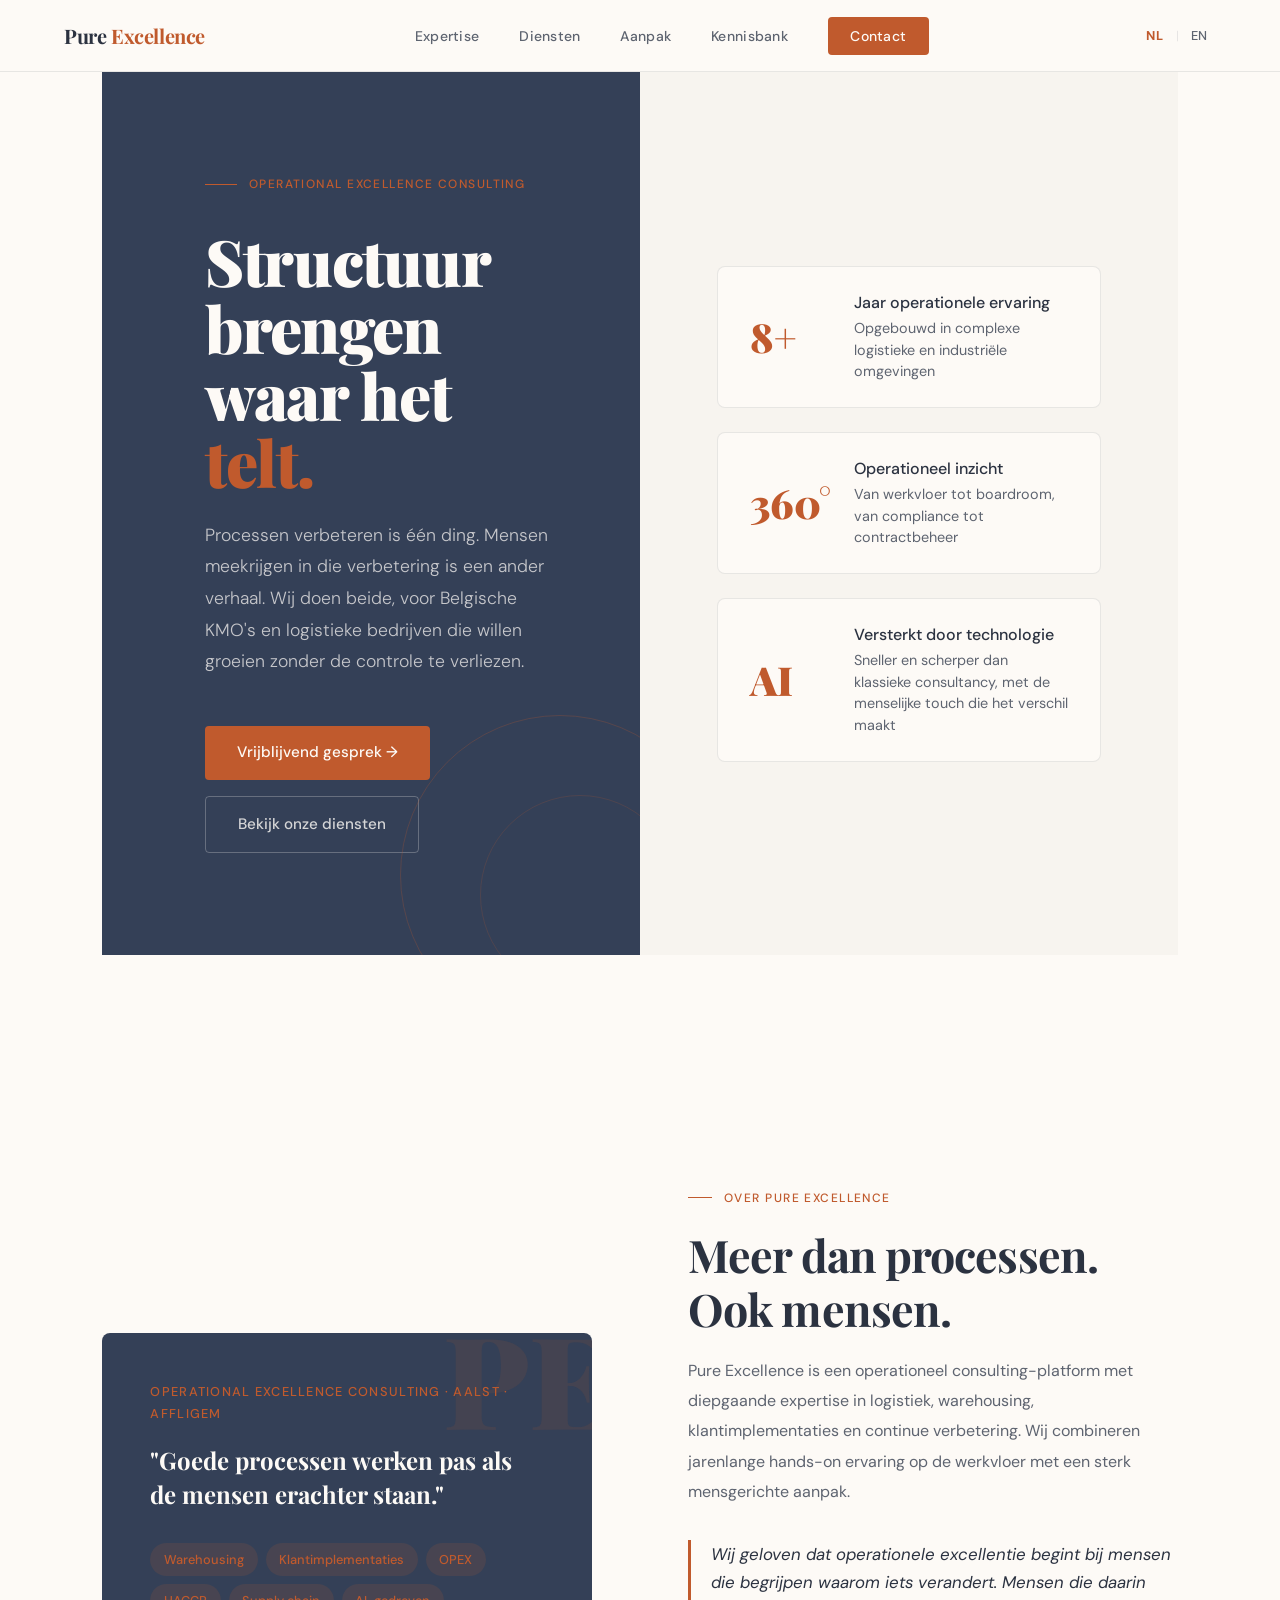
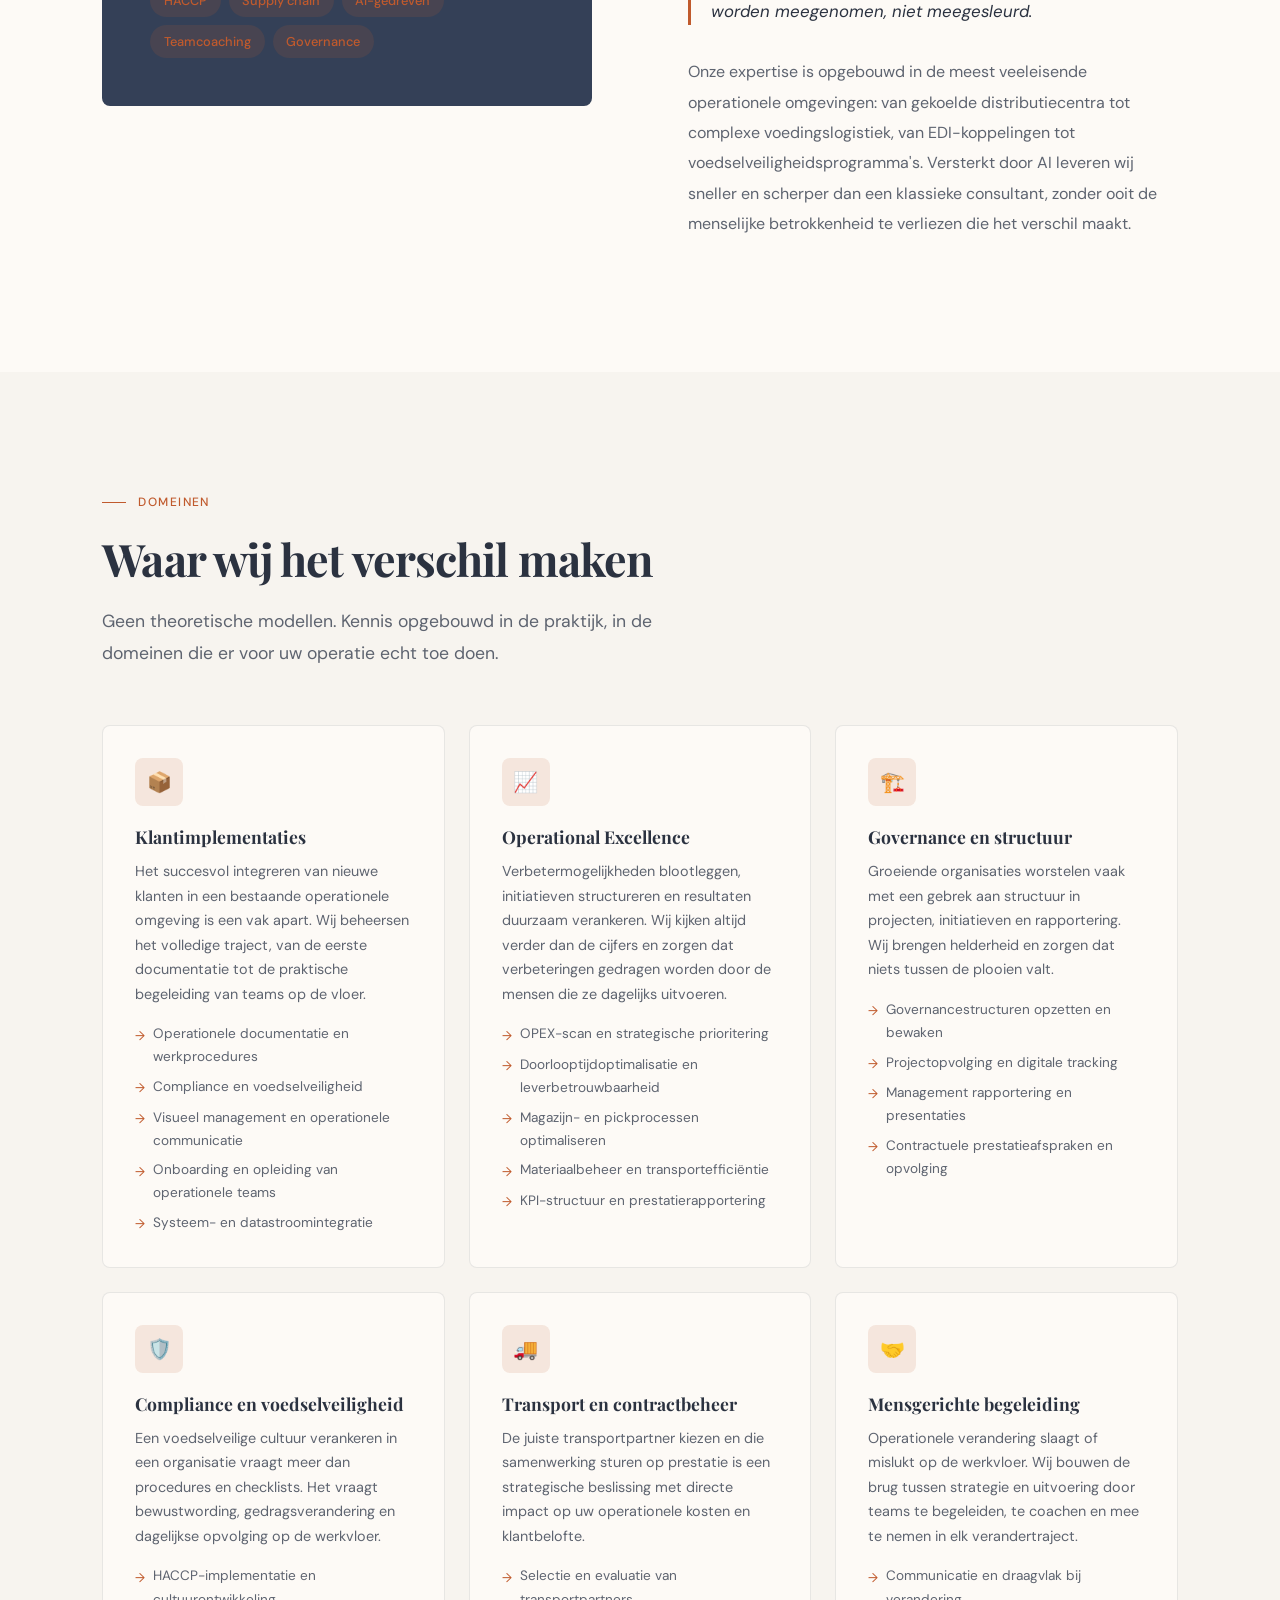
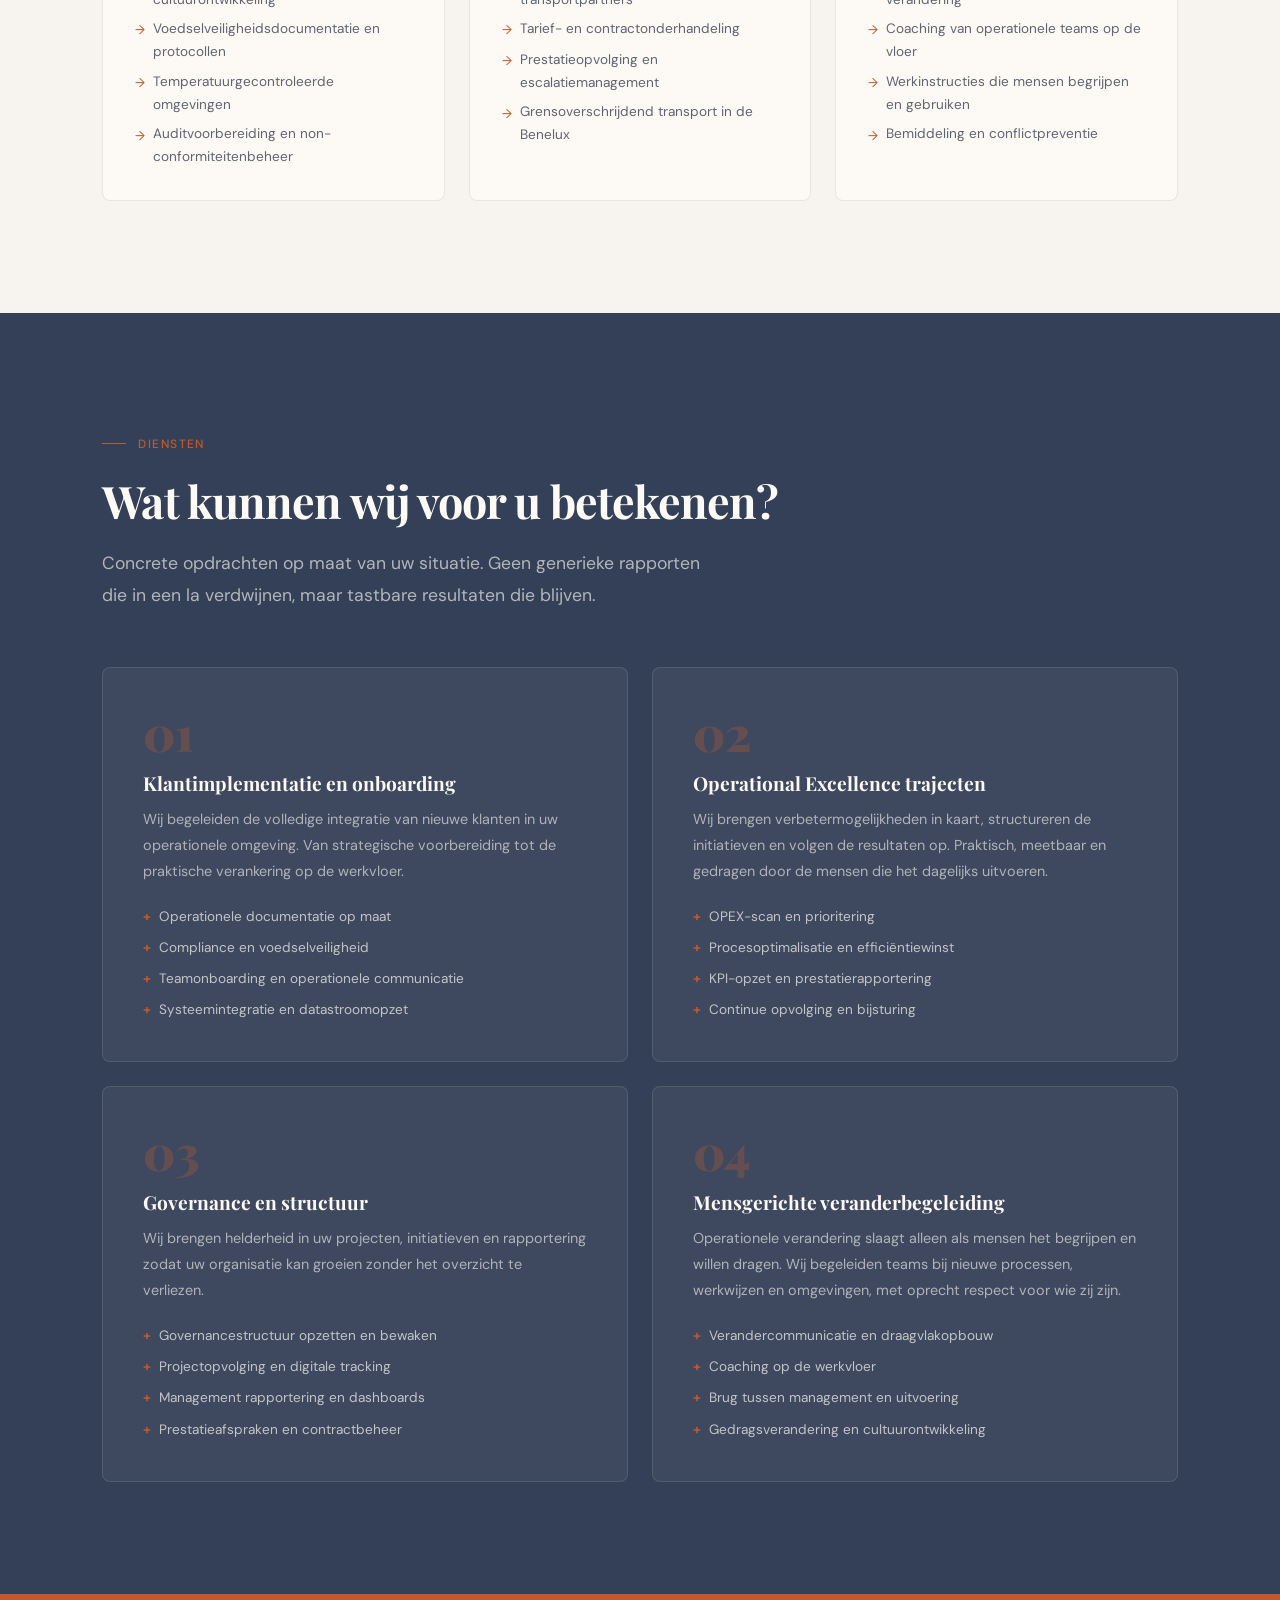
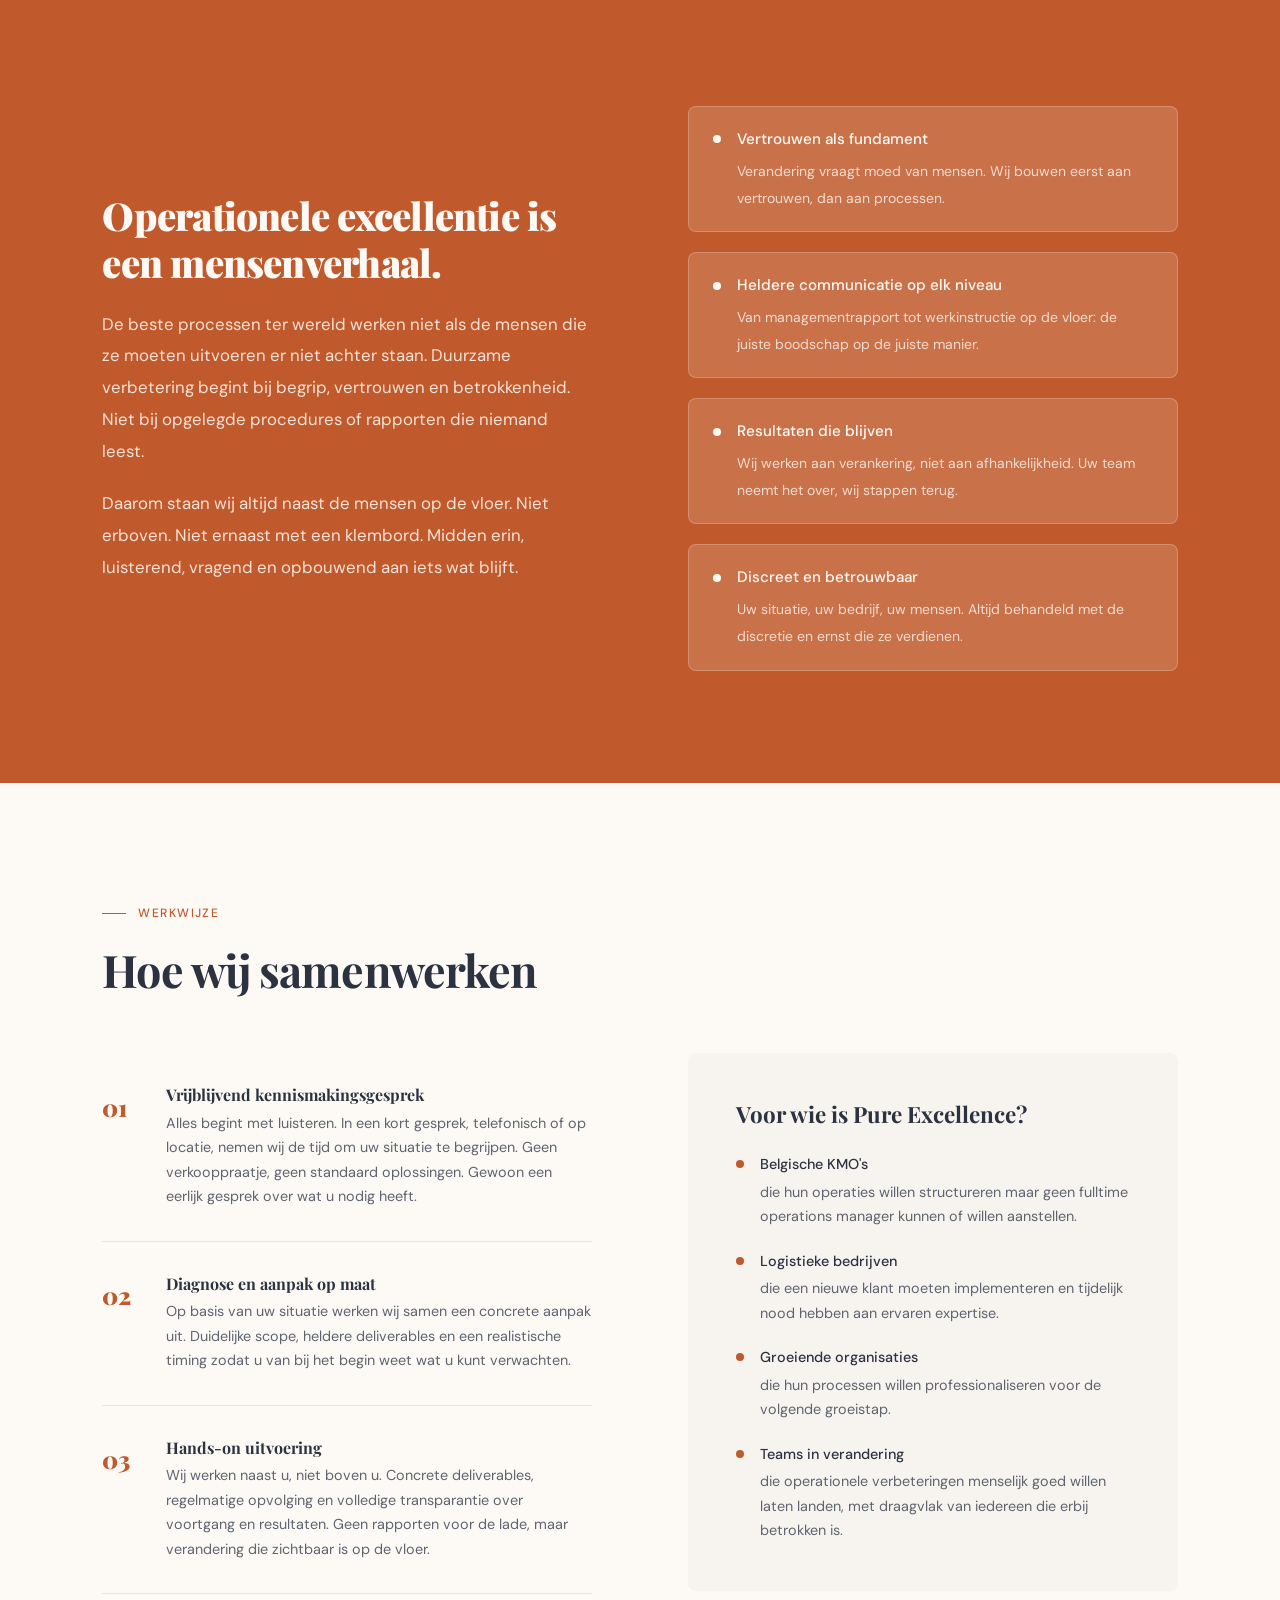
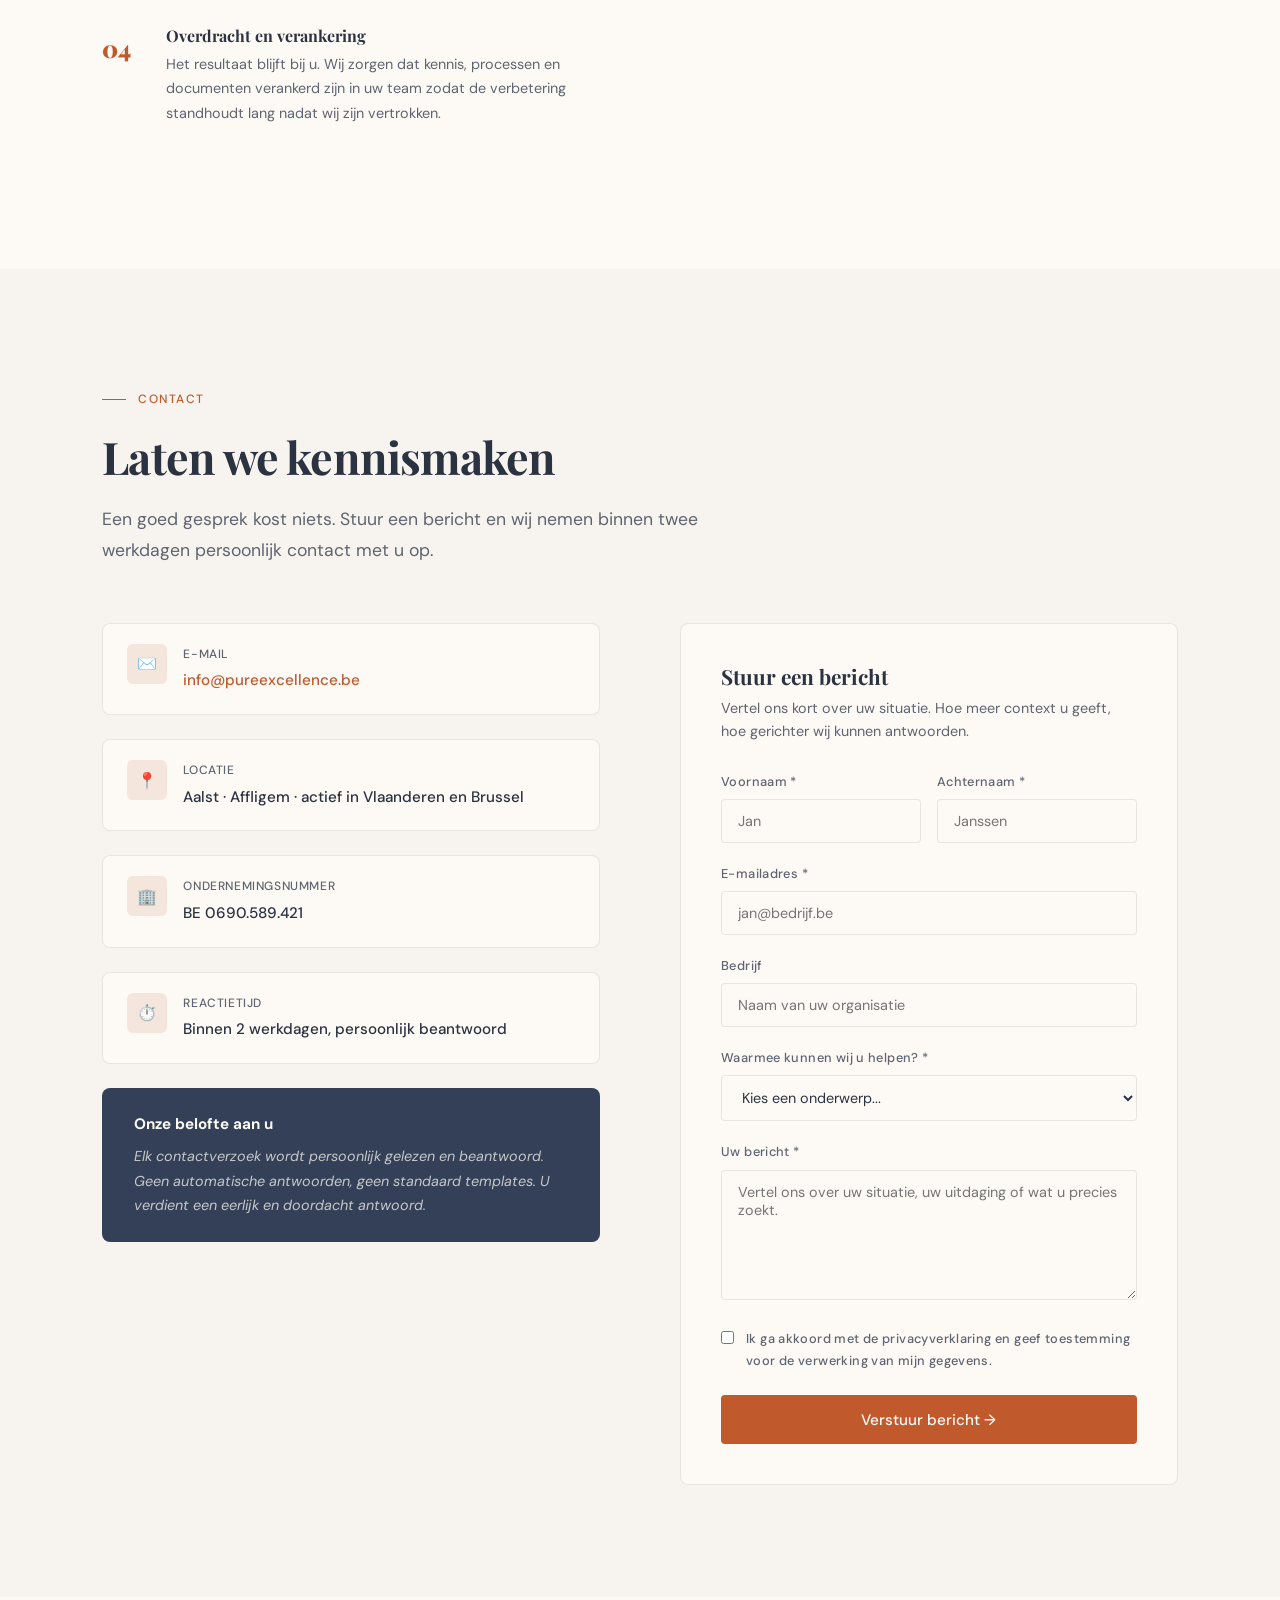
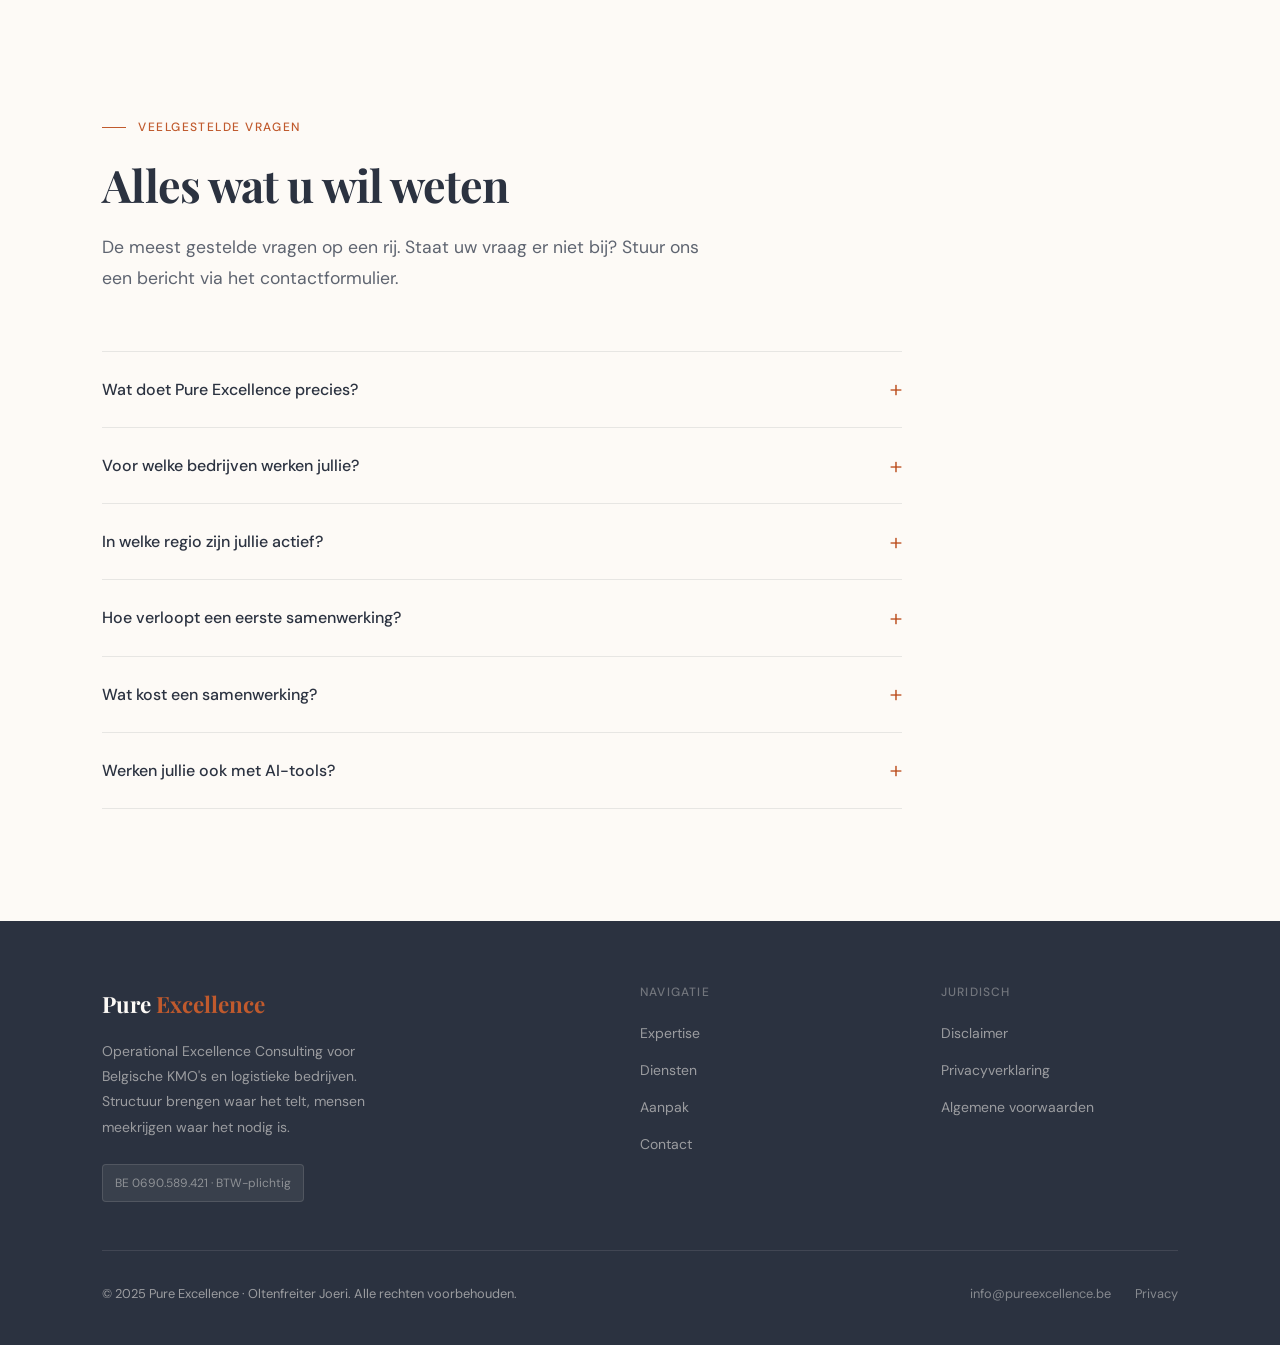
<file: index.html>
<!DOCTYPE html>
<html lang="nl" prefix="og: https://ogp.me/ns#">
<head>
  <meta charset="UTF-8">
  <meta name="viewport" content="width=device-width, initial-scale=1.0">
  <meta http-equiv="X-UA-Compatible" content="IE=edge">
  <title>Pure Excellence | Operational Excellence Consulting België · Aalst · Affligem</title>
  <meta name="description" content="Pure Excellence biedt operational excellence consulting voor Belgische KMO's en logistieke bedrijven. Klantimplementaties, OPEX-trajecten, governance en mensgerichte veranderbegeleiding. Gevestigd in Aalst en Affligem, actief in Vlaanderen en Brussel.">
  <meta name="keywords" content="operational excellence consulting België, OPEX consulting Vlaanderen, warehouse consulting, klantimplementatie logistiek, supply chain consulting KMO, projectmanagement Aalst Affligem, HACCP implementatie, veranderbegeleiding operaties, logistics consulting Belgium, procesoptimalisatie België">
  <meta name="author" content="Pure Excellence">
  <meta name="robots" content="index, follow, max-snippet:-1, max-image-preview:large, max-video-preview:-1">
  <meta name="googlebot" content="index, follow">
  <meta name="geo.region" content="BE-VLG">
  <meta name="geo.placename" content="Aalst / Affligem, Oost-Vlaanderen">
  <meta name="geo.position" content="50.9375;4.0408">
  <meta name="ICBM" content="50.9375, 4.0408">
  <link rel="canonical" href="https://www.pureexcellence.be/">
  <link rel="alternate" hreflang="nl-BE" href="https://www.pureexcellence.be/">
  <link rel="alternate" hreflang="en-BE" href="https://www.pureexcellence.be/?lang=en">
  <link rel="alternate" hreflang="x-default" href="https://www.pureexcellence.be/">
  <meta property="og:type" content="website">
  <meta property="og:url" content="https://www.pureexcellence.be/">
  <meta property="og:site_name" content="Pure Excellence">
  <meta property="og:locale" content="nl_BE">
  <meta property="og:locale:alternate" content="en_BE">
  <meta property="og:title" content="Pure Excellence | Operational Excellence Consulting België">
  <meta property="og:description" content="Wij helpen Belgische KMO's en logistieke bedrijven om hun operaties te structureren, nieuwe klanten te implementeren en duurzame verbetering te verankeren.">
  <meta property="og:image" content="https://www.pureexcellence.be/public/images/og-image.jpg">
  <meta property="og:image:width" content="1200">
  <meta property="og:image:height" content="630">
  <meta name="twitter:card" content="summary_large_image">
  <meta name="twitter:title" content="Pure Excellence | Operational Excellence Consulting België">
  <meta name="twitter:description" content="Wij helpen Belgische KMO's en logistieke bedrijven om hun operaties te structureren en duurzame verbetering te verankeren.">
  <meta name="twitter:image" content="https://www.pureexcellence.be/public/images/og-image.jpg">
  <link rel="icon" href="/public/images/favicon.ico" type="image/x-icon">
  <link rel="manifest" href="/public/site.webmanifest">
  <meta name="theme-color" content="#C05A2D">
  <script type="application/ld+json">
  {
    "@context": "https://schema.org",
    "@type": "ProfessionalService",
    "@id": "https://www.pureexcellence.be/#business",
    "name": "Pure Excellence",
    "alternateName": "Pure Excellence Consulting",
    "description": "Operational Excellence Consulting voor Belgische KMO's en logistieke bedrijven.",
    "url": "https://www.pureexcellence.be",
    "email": "info@pureexcellence.be",
    "vatID": "BE0690589421",
    "address": {"@type": "PostalAddress","addressLocality": "Aalst / Affligem","addressRegion": "Oost-Vlaanderen","addressCountry": "BE"},
    "geo": {"@type": "GeoCoordinates","latitude": 50.9375,"longitude": 4.0408},
    "areaServed": [{"@type": "State","name": "Vlaanderen"},{"@type": "City","name": "Brussel"},{"@type": "Country","name": "België"}],
    "serviceType": ["Operational Excellence Consulting","Klantimplementatie logistiek","OPEX trajecten","Supply chain consulting","Veranderbegeleiding","HACCP implementatie","Governance en projectmanagement"],
    "priceRange": "$$",
    "openingHoursSpecification": {"@type": "OpeningHoursSpecification","dayOfWeek": ["Monday","Tuesday","Wednesday","Thursday","Friday"],"opens": "08:00","closes": "18:00"}
  }
  </script>
  <script type="application/ld+json">
  {
    "@context": "https://schema.org",
    "@type": "FAQPage",
    "mainEntity": [
      {"@type": "Question","name": "Wat doet Pure Excellence?","acceptedAnswer": {"@type": "Answer","text": "Pure Excellence is een operational excellence consulting-platform voor Belgische KMO's en logistieke bedrijven. Wij begeleiden klantimplementaties, structureren OPEX-initiatieven en begeleiden teams bij operationele verandering."}},
      {"@type": "Question","name": "In welke regio is Pure Excellence actief?","acceptedAnswer": {"@type": "Answer","text": "Pure Excellence is gevestigd in Aalst en Affligem en actief in heel Vlaanderen en Brussel."}},
      {"@type": "Question","name": "What does Pure Excellence do?","acceptedAnswer": {"@type": "Answer","text": "Pure Excellence is an operational excellence consulting platform for Belgian SMEs and logistics companies. We guide client implementations, structure OPEX initiatives and support teams through operational change."}},
      {"@type": "Question","name": "Where is Pure Excellence active?","acceptedAnswer": {"@type": "Answer","text": "Pure Excellence is based in Aalst and Affligem and active throughout Flanders and Brussels."}}
    ]
  }
  </script>
  <link rel="preconnect" href="https://fonts.googleapis.com">
  <link rel="preconnect" href="https://fonts.gstatic.com" crossorigin>
  <link rel="preload" href="https://fonts.googleapis.com/css2?family=Playfair+Display:wght@700;900&family=DM+Sans:wght@400;500&display=swap" as="style" onload="this.onload=null;this.rel='stylesheet'">
  <noscript><link href="https://fonts.googleapis.com/css2?family=Playfair+Display:wght@700;900&family=DM+Sans:wght@400;500&display=swap" rel="stylesheet"></noscript>
  <link rel="preload" href="public/css/main.css" as="style">
  <link rel="stylesheet" href="public/css/main.css">
  <style>
    .lang-switch { display: flex; align-items: center; gap: 0.25rem; }
    .lang-btn { background: none; border: none; cursor: pointer; font-family: 'DM Sans', sans-serif; font-size: 0.8rem; font-weight: 500; color: var(--gray); padding: 0.3rem 0.5rem; border-radius: 3px; transition: all var(--tr); letter-spacing: 0.05em; }
    .lang-btn.active { color: var(--orange); font-weight: 700; }
    .lang-btn:hover { color: var(--dark); }
    .lang-sep { color: var(--border); font-size: 0.8rem; }
  </style>
</head>
<body>

<a class="skip-link" href="#main">Naar hoofdinhoud</a>

<nav id="navbar" role="navigation" aria-label="Hoofdnavigatie">
  <a href="#" class="nav-logo" onclick="showMain()">Pure <span>Excellence</span></a>
  <ul class="nav-links">
    <li><a href="#expertise" onclick="showMain()" data-nl="Expertise" data-en="Expertise">Expertise</a></li>
    <li><a href="#services" onclick="showMain()" data-nl="Diensten" data-en="Services">Diensten</a></li>
    <li><a href="#approach" onclick="showMain()" data-nl="Aanpak" data-en="Approach">Aanpak</a></li>
    <li><a href="kennisbank" data-nl="Kennisbank" data-en="Knowledge">Kennisbank</a></li>
    <li><a href="#contact" onclick="showMain()" class="nav-cta" data-nl="Contact" data-en="Contact">Contact</a></li>
  </ul>
  <div style="display:flex;align-items:center;gap:1rem;">
    <div class="lang-switch">
      <button class="lang-btn active" id="btn-nl" onclick="setLang('nl')">NL</button>
      <span class="lang-sep">|</span>
      <button class="lang-btn" id="btn-en" onclick="setLang('en')">EN</button>
    </div>
    <div class="nav-hamburger" onclick="toggleM()"><span></span><span></span><span></span></div>
  </div>
</nav>

<div class="mmenu" id="mm">
  <a href="#expertise" onclick="closeM();showMain()" data-nl="Expertise" data-en="Expertise">Expertise</a>
  <a href="#services" onclick="closeM();showMain()" data-nl="Diensten" data-en="Services">Diensten</a>
  <a href="#approach" onclick="closeM();showMain()" data-nl="Aanpak" data-en="Approach">Aanpak</a>
  <a href="kennisbank" onclick="closeM()" data-nl="Kennisbank" data-en="Knowledge">Kennisbank</a>
  <a href="#contact" onclick="closeM();showMain()" data-nl="Contact" data-en="Contact">Contact</a>
  <div class="lang-switch" style="padding-top:0.5rem;">
    <button class="lang-btn active" id="btn-nl-m" onclick="setLang('nl');closeM()">NL</button>
    <span class="lang-sep">|</span>
    <button class="lang-btn" id="btn-en-m" onclick="setLang('en');closeM()">EN</button>
  </div>
</div>

<div id="main">

  <!-- HERO -->
  <section class="hero" id="home" aria-label="Introductie Pure Excellence">
    <div class="hero-left">
      <div class="hero-eyebrow"
        data-nl="Operational Excellence Consulting"
        data-en="Operational Excellence Consulting">Operational Excellence Consulting</div>
      <h1 class="hero-title"
        data-nl="Structuur<br>brengen<br>waar het<br><em>telt.</em>"
        data-en="Structure<br>where it<br>truly<br><em>matters.</em>">Structuur<br>brengen<br>waar het<br><em>telt.</em></h1>
      <p class="hero-sub"
        data-nl="Processen verbeteren is één ding. Mensen meekrijgen in die verbetering is een ander verhaal. Wij doen beide, voor Belgische KMO's en logistieke bedrijven die willen groeien zonder de controle te verliezen."
        data-en="Improving processes is one thing. Bringing people along in that improvement is quite another. We do both, for Belgian SMEs and logistics companies that want to grow without losing control.">Processen verbeteren is één ding. Mensen meekrijgen in die verbetering is een ander verhaal. Wij doen beide, voor Belgische KMO's en logistieke bedrijven die willen groeien zonder de controle te verliezen.</p>
      <div class="hero-actions">
        <a href="#contact" class="btn btn-primary" data-nl="Vrijblijvend gesprek →" data-en="Free consultation →">Vrijblijvend gesprek →</a>
        <a href="#services" class="btn btn-ghost" data-nl="Bekijk onze diensten" data-en="Discover our services">Bekijk onze diensten</a>
      </div>
    </div>
    <div class="hero-right">
      <div class="hero-stat">
        <div class="stat-num">8+</div>
        <div class="stat-text">
          <strong data-nl="Jaar operationele ervaring" data-en="Years of operational experience">Jaar operationele ervaring</strong>
          <span data-nl="Opgebouwd in complexe logistieke en industriële omgevingen" data-en="Built in complex logistics and industrial environments">Opgebouwd in complexe logistieke en industriële omgevingen</span>
        </div>
      </div>
      <div class="hero-stat">
        <div class="stat-num">360°</div>
        <div class="stat-text">
          <strong data-nl="Operationeel inzicht" data-en="Operational insight">Operationeel inzicht</strong>
          <span data-nl="Van werkvloer tot boardroom, van compliance tot contractbeheer" data-en="From shop floor to boardroom, from compliance to contract management">Van werkvloer tot boardroom, van compliance tot contractbeheer</span>
        </div>
      </div>
      <div class="hero-stat">
        <div class="stat-num">AI</div>
        <div class="stat-text">
          <strong data-nl="Versterkt door technologie" data-en="Powered by technology">Versterkt door technologie</strong>
          <span data-nl="Sneller en scherper dan klassieke consultancy, met de menselijke touch die het verschil maakt" data-en="Faster and sharper than traditional consulting, with the human touch that makes the difference">Sneller en scherper dan klassieke consultancy, met de menselijke touch die het verschil maakt</span>
        </div>
      </div>
    </div>
  </section>

  <!-- OVER ONS -->
  <section class="about" id="about">
    <div class="about-grid">
      <div class="about-visual fade-up">
        <div class="about-role" data-nl="Operational Excellence Consulting · Aalst · Affligem" data-en="Operational Excellence Consulting · Aalst · Affligem">Operational Excellence Consulting · Aalst · Affligem</div>
        <div class="about-quote"
          data-nl='"Goede processen werken pas als de mensen erachter staan."'
          data-en='"Good processes only work when the people behind them believe in them."'>"Goede processen werken pas als de mensen erachter staan."</div>
        <div class="tags">
          <span class="tag">Warehousing</span>
          <span class="tag" data-nl="Klantimplementaties" data-en="Client implementations">Klantimplementaties</span>
          <span class="tag">OPEX</span>
          <span class="tag">HACCP</span>
          <span class="tag">Supply chain</span>
          <span class="tag" data-nl="AI-gedreven" data-en="AI-powered">AI-gedreven</span>
          <span class="tag" data-nl="Teamcoaching" data-en="Team coaching">Teamcoaching</span>
          <span class="tag">Governance</span>
        </div>
      </div>
      <div class="about-content fade-up">
        <div class="eyebrow" data-nl="Over Pure Excellence" data-en="About Pure Excellence">Over Pure Excellence</div>
        <h2 class="section-title" data-nl="Meer dan processen. Ook mensen." data-en="More than processes. People too.">Meer dan processen. Ook mensen.</h2>
        <p data-nl="Pure Excellence is een operationeel consulting-platform met diepgaande expertise in logistiek, warehousing, klantimplementaties en continue verbetering. Wij combineren jarenlange hands-on ervaring op de werkvloer met een sterk mensgerichte aanpak." data-en="Pure Excellence is an operational consulting platform with deep expertise in logistics, warehousing, client implementations and continuous improvement. We combine years of hands-on floor experience with a strongly people-centred approach.">Pure Excellence is een operationeel consulting-platform met diepgaande expertise in logistiek, warehousing, klantimplementaties en continue verbetering. Wij combineren jarenlange hands-on ervaring op de werkvloer met een sterk mensgerichte aanpak.</p>
        <div class="highlight"
          data-nl="Wij geloven dat operationele excellentie begint bij mensen die begrijpen waarom iets verandert. Mensen die daarin worden meegenomen, niet meegesleurd."
          data-en="We believe operational excellence starts with people who understand why something is changing. People who are brought along, not dragged along.">Wij geloven dat operationele excellentie begint bij mensen die begrijpen waarom iets verandert. Mensen die daarin worden meegenomen, niet meegesleurd.</div>
        <p data-nl="Onze expertise is opgebouwd in de meest veeleisende operationele omgevingen: van gekoelde distributiecentra tot complexe voedingslogistiek, van EDI-koppelingen tot voedselveiligheidsprogramma's. Versterkt door AI leveren wij sneller en scherper dan een klassieke consultant, zonder ooit de menselijke betrokkenheid te verliezen die het verschil maakt." data-en="Our expertise has been built in the most demanding operational environments: from refrigerated distribution centres to complex food logistics, from EDI integrations to food safety programmes. Powered by AI, we deliver faster and sharper than a traditional consultant, without ever losing the human engagement that makes the difference.">Onze expertise is opgebouwd in de meest veeleisende operationele omgevingen: van gekoelde distributiecentra tot complexe voedingslogistiek, van EDI-koppelingen tot voedselveiligheidsprogramma's. Versterkt door AI leveren wij sneller en scherper dan een klassieke consultant, zonder ooit de menselijke betrokkenheid te verliezen die het verschil maakt.</p>
      </div>
    </div>
  </section>

  <!-- EXPERTISE -->
  <section class="expertise" id="expertise" aria-labelledby="expertise-title">
    <div class="eyebrow" data-nl="Domeinen" data-en="Domains">Domeinen</div>
    <h2 class="section-title" id="expertise-title" data-nl="Waar wij het verschil maken" data-en="Where we make the difference">Waar wij het verschil maken</h2>
    <p class="section-lead" data-nl="Geen theoretische modellen. Kennis opgebouwd in de praktijk, in de domeinen die er voor uw operatie echt toe doen." data-en="No theoretical models. Knowledge built in practice, in the domains that truly matter for your operation.">Geen theoretische modellen. Kennis opgebouwd in de praktijk, in de domeinen die er voor uw operatie echt toe doen.</p>
    <div class="expertise-grid">

      <div class="card fade-up">
        <div class="card-icon">📦</div>
        <h3 data-nl="Klantimplementaties" data-en="Client implementations">Klantimplementaties</h3>
        <p data-nl="Het succesvol integreren van nieuwe klanten in een bestaande operationele omgeving is een vak apart. Wij beheersen het volledige traject, van de eerste documentatie tot de praktische begeleiding van teams op de vloer." data-en="Successfully integrating new clients into an existing operational environment is a specialised discipline. We master the full journey, from initial documentation to hands-on team guidance on the floor.">Het succesvol integreren van nieuwe klanten in een bestaande operationele omgeving is een vak apart. Wij beheersen het volledige traject, van de eerste documentatie tot de praktische begeleiding van teams op de vloer.</p>
        <ul class="card-list">
          <li data-nl="Operationele documentatie en werkprocedures" data-en="Operational documentation and work procedures">Operationele documentatie en werkprocedures</li>
          <li data-nl="Compliance en voedselveiligheid" data-en="Compliance and food safety">Compliance en voedselveiligheid</li>
          <li data-nl="Visueel management en operationele communicatie" data-en="Visual management and operational communication">Visueel management en operationele communicatie</li>
          <li data-nl="Onboarding en opleiding van operationele teams" data-en="Onboarding and training of operational teams">Onboarding en opleiding van operationele teams</li>
          <li data-nl="Systeem- en datastroomintegratie" data-en="System and data flow integration">Systeem- en datastroomintegratie</li>
        </ul>
      </div>

      <div class="card fade-up">
        <div class="card-icon">📈</div>
        <h3 data-nl="Operational Excellence" data-en="Operational Excellence">Operational Excellence</h3>
        <p data-nl="Verbetermogelijkheden blootleggen, initiatieven structureren en resultaten duurzaam verankeren. Wij kijken altijd verder dan de cijfers en zorgen dat verbeteringen gedragen worden door de mensen die ze dagelijks uitvoeren." data-en="Uncovering improvement opportunities, structuring initiatives and sustainably anchoring results. We always look beyond the numbers and ensure improvements are supported by the people who execute them daily.">Verbetermogelijkheden blootleggen, initiatieven structureren en resultaten duurzaam verankeren. Wij kijken altijd verder dan de cijfers en zorgen dat verbeteringen gedragen worden door de mensen die ze dagelijks uitvoeren.</p>
        <ul class="card-list">
          <li data-nl="OPEX-scan en strategische prioritering" data-en="OPEX scan and strategic prioritisation">OPEX-scan en strategische prioritering</li>
          <li data-nl="Doorlooptijdoptimalisatie en leverbetrouwbaarheid" data-en="Lead time optimisation and delivery reliability">Doorlooptijdoptimalisatie en leverbetrouwbaarheid</li>
          <li data-nl="Magazijn- en pickprocessen optimaliseren" data-en="Warehouse and picking process optimisation">Magazijn- en pickprocessen optimaliseren</li>
          <li data-nl="Materiaalbeheer en transportefficiëntie" data-en="Material management and transport efficiency">Materiaalbeheer en transportefficiëntie</li>
          <li data-nl="KPI-structuur en prestatierapportering" data-en="KPI structure and performance reporting">KPI-structuur en prestatierapportering</li>
        </ul>
      </div>

      <div class="card fade-up">
        <div class="card-icon">🏗️</div>
        <h3 data-nl="Governance en structuur" data-en="Governance and structure">Governance en structuur</h3>
        <p data-nl="Groeiende organisaties worstelen vaak met een gebrek aan structuur in projecten, initiatieven en rapportering. Wij brengen helderheid en zorgen dat niets tussen de plooien valt." data-en="Growing organisations often struggle with a lack of structure in projects, initiatives and reporting. We bring clarity and ensure nothing falls through the cracks.">Groeiende organisaties worstelen vaak met een gebrek aan structuur in projecten, initiatieven en rapportering. Wij brengen helderheid en zorgen dat niets tussen de plooien valt.</p>
        <ul class="card-list">
          <li data-nl="Governancestructuren opzetten en bewaken" data-en="Setting up and monitoring governance structures">Governancestructuren opzetten en bewaken</li>
          <li data-nl="Projectopvolging en digitale tracking" data-en="Project monitoring and digital tracking">Projectopvolging en digitale tracking</li>
          <li data-nl="Management rapportering en presentaties" data-en="Management reporting and presentations">Management rapportering en presentaties</li>
          <li data-nl="Contractuele prestatieafspraken en opvolging" data-en="Contractual performance agreements and monitoring">Contractuele prestatieafspraken en opvolging</li>
        </ul>
      </div>

      <div class="card fade-up">
        <div class="card-icon">🛡️</div>
        <h3 data-nl="Compliance en voedselveiligheid" data-en="Compliance and food safety">Compliance en voedselveiligheid</h3>
        <p data-nl="Een voedselveilige cultuur verankeren in een organisatie vraagt meer dan procedures en checklists. Het vraagt bewustwording, gedragsverandering en dagelijkse opvolging op de werkvloer." data-en="Anchoring a food safety culture in an organisation requires more than procedures and checklists. It demands awareness, behavioural change and daily monitoring on the shop floor.">Een voedselveilige cultuur verankeren in een organisatie vraagt meer dan procedures en checklists. Het vraagt bewustwording, gedragsverandering en dagelijkse opvolging op de werkvloer.</p>
        <ul class="card-list">
          <li data-nl="HACCP-implementatie en cultuurontwikkeling" data-en="HACCP implementation and culture development">HACCP-implementatie en cultuurontwikkeling</li>
          <li data-nl="Voedselveiligheidsdocumentatie en protocollen" data-en="Food safety documentation and protocols">Voedselveiligheidsdocumentatie en protocollen</li>
          <li data-nl="Temperatuurgecontroleerde omgevingen" data-en="Temperature-controlled environments">Temperatuurgecontroleerde omgevingen</li>
          <li data-nl="Auditvoorbereiding en non-conformiteitenbeheer" data-en="Audit preparation and non-conformity management">Auditvoorbereiding en non-conformiteitenbeheer</li>
        </ul>
      </div>

      <div class="card fade-up">
        <div class="card-icon">🚚</div>
        <h3 data-nl="Transport en contractbeheer" data-en="Transport and contract management">Transport en contractbeheer</h3>
        <p data-nl="De juiste transportpartner kiezen en die samenwerking sturen op prestatie is een strategische beslissing met directe impact op uw operationele kosten en klantbelofte." data-en="Choosing the right transport partner and steering that collaboration on performance is a strategic decision with direct impact on your operational costs and customer promise.">De juiste transportpartner kiezen en die samenwerking sturen op prestatie is een strategische beslissing met directe impact op uw operationele kosten en klantbelofte.</p>
        <ul class="card-list">
          <li data-nl="Selectie en evaluatie van transportpartners" data-en="Selection and evaluation of transport partners">Selectie en evaluatie van transportpartners</li>
          <li data-nl="Tarief- en contractonderhandeling" data-en="Rate and contract negotiation">Tarief- en contractonderhandeling</li>
          <li data-nl="Prestatieopvolging en escalatiemanagement" data-en="Performance monitoring and escalation management">Prestatieopvolging en escalatiemanagement</li>
          <li data-nl="Grensoverschrijdend transport in de Benelux" data-en="Cross-border transport in the Benelux">Grensoverschrijdend transport in de Benelux</li>
        </ul>
      </div>

      <div class="card fade-up">
        <div class="card-icon">🤝</div>
        <h3 data-nl="Mensgerichte begeleiding" data-en="People-centred guidance">Mensgerichte begeleiding</h3>
        <p data-nl="Operationele verandering slaagt of mislukt op de werkvloer. Wij bouwen de brug tussen strategie en uitvoering door teams te begeleiden, te coachen en mee te nemen in elk verandertraject." data-en="Operational change succeeds or fails on the shop floor. We build the bridge between strategy and execution by guiding, coaching and supporting teams through every change journey.">Operationele verandering slaagt of mislukt op de werkvloer. Wij bouwen de brug tussen strategie en uitvoering door teams te begeleiden, te coachen en mee te nemen in elk verandertraject.</p>
        <ul class="card-list">
          <li data-nl="Communicatie en draagvlak bij verandering" data-en="Communication and buy-in during change">Communicatie en draagvlak bij verandering</li>
          <li data-nl="Coaching van operationele teams op de vloer" data-en="Coaching of operational teams on the floor">Coaching van operationele teams op de vloer</li>
          <li data-nl="Werkinstructies die mensen begrijpen en gebruiken" data-en="Work instructions people understand and use">Werkinstructies die mensen begrijpen en gebruiken</li>
          <li data-nl="Bemiddeling en conflictpreventie" data-en="Mediation and conflict prevention">Bemiddeling en conflictpreventie</li>
        </ul>
      </div>

    </div>
  </section>

  <!-- DIENSTEN -->
  <section class="services" id="services" aria-labelledby="services-title">
    <div class="eyebrow" data-nl="Diensten" data-en="Services">Diensten</div>
    <h2 class="section-title" id="services-title" data-nl="Wat kunnen wij voor u betekenen?" data-en="How can we help you?">Wat kunnen wij voor u betekenen?</h2>
    <p class="section-lead" data-nl="Concrete opdrachten op maat van uw situatie. Geen generieke rapporten die in een la verdwijnen, maar tastbare resultaten die blijven." data-en="Concrete assignments tailored to your situation. No generic reports that disappear into a drawer, but tangible results that last.">Concrete opdrachten op maat van uw situatie. Geen generieke rapporten die in een la verdwijnen, maar tastbare resultaten die blijven.</p>
    <div class="services-grid">

      <div class="scard fade-up">
        <div class="scard-num">01</div>
        <h3 data-nl="Klantimplementatie en onboarding" data-en="Client implementation and onboarding">Klantimplementatie en onboarding</h3>
        <p data-nl="Wij begeleiden de volledige integratie van nieuwe klanten in uw operationele omgeving. Van strategische voorbereiding tot de praktische verankering op de werkvloer." data-en="We guide the complete integration of new clients into your operational environment. From strategic preparation to practical anchoring on the shop floor.">Wij begeleiden de volledige integratie van nieuwe klanten in uw operationele omgeving. Van strategische voorbereiding tot de praktische verankering op de werkvloer.</p>
        <ul class="scard-list">
          <li data-nl="Operationele documentatie op maat" data-en="Customised operational documentation">Operationele documentatie op maat</li>
          <li data-nl="Compliance en voedselveiligheid" data-en="Compliance and food safety">Compliance en voedselveiligheid</li>
          <li data-nl="Teamonboarding en operationele communicatie" data-en="Team onboarding and operational communication">Teamonboarding en operationele communicatie</li>
          <li data-nl="Systeemintegratie en datastroomopzet" data-en="System integration and data flow setup">Systeemintegratie en datastroomopzet</li>
        </ul>
      </div>

      <div class="scard fade-up">
        <div class="scard-num">02</div>
        <h3 data-nl="Operational Excellence trajecten" data-en="Operational Excellence programmes">Operational Excellence trajecten</h3>
        <p data-nl="Wij brengen verbetermogelijkheden in kaart, structureren de initiatieven en volgen de resultaten op. Praktisch, meetbaar en gedragen door de mensen die het dagelijks uitvoeren." data-en="We map improvement opportunities, structure initiatives and monitor results. Practical, measurable and supported by the people who execute them daily.">Wij brengen verbetermogelijkheden in kaart, structureren de initiatieven en volgen de resultaten op. Praktisch, meetbaar en gedragen door de mensen die het dagelijks uitvoeren.</p>
        <ul class="scard-list">
          <li data-nl="OPEX-scan en prioritering" data-en="OPEX scan and prioritisation">OPEX-scan en prioritering</li>
          <li data-nl="Procesoptimalisatie en efficiëntiewinst" data-en="Process optimisation and efficiency gains">Procesoptimalisatie en efficiëntiewinst</li>
          <li data-nl="KPI-opzet en prestatierapportering" data-en="KPI setup and performance reporting">KPI-opzet en prestatierapportering</li>
          <li data-nl="Continue opvolging en bijsturing" data-en="Continuous monitoring and adjustment">Continue opvolging en bijsturing</li>
        </ul>
      </div>

      <div class="scard fade-up">
        <div class="scard-num">03</div>
        <h3 data-nl="Governance en structuur" data-en="Governance and structure">Governance en structuur</h3>
        <p data-nl="Wij brengen helderheid in uw projecten, initiatieven en rapportering zodat uw organisatie kan groeien zonder het overzicht te verliezen." data-en="We bring clarity to your projects, initiatives and reporting so your organisation can grow without losing oversight.">Wij brengen helderheid in uw projecten, initiatieven en rapportering zodat uw organisatie kan groeien zonder het overzicht te verliezen.</p>
        <ul class="scard-list">
          <li data-nl="Governancestructuur opzetten en bewaken" data-en="Setting up and monitoring governance structure">Governancestructuur opzetten en bewaken</li>
          <li data-nl="Projectopvolging en digitale tracking" data-en="Project monitoring and digital tracking">Projectopvolging en digitale tracking</li>
          <li data-nl="Management rapportering en dashboards" data-en="Management reporting and dashboards">Management rapportering en dashboards</li>
          <li data-nl="Prestatieafspraken en contractbeheer" data-en="Performance agreements and contract management">Prestatieafspraken en contractbeheer</li>
        </ul>
      </div>

      <div class="scard fade-up">
        <div class="scard-num">04</div>
        <h3 data-nl="Mensgerichte veranderbegeleiding" data-en="People-centred change guidance">Mensgerichte veranderbegeleiding</h3>
        <p data-nl="Operationele verandering slaagt alleen als mensen het begrijpen en willen dragen. Wij begeleiden teams bij nieuwe processen, werkwijzen en omgevingen, met oprecht respect voor wie zij zijn." data-en="Operational change only succeeds when people understand and support it. We guide teams through new processes, ways of working and environments, with genuine respect for who they are.">Operationele verandering slaagt alleen als mensen het begrijpen en willen dragen. Wij begeleiden teams bij nieuwe processen, werkwijzen en omgevingen, met oprecht respect voor wie zij zijn.</p>
        <ul class="scard-list">
          <li data-nl="Verandercommunicatie en draagvlakopbouw" data-en="Change communication and buy-in building">Verandercommunicatie en draagvlakopbouw</li>
          <li data-nl="Coaching op de werkvloer" data-en="Shop floor coaching">Coaching op de werkvloer</li>
          <li data-nl="Brug tussen management en uitvoering" data-en="Bridge between management and execution">Brug tussen management en uitvoering</li>
          <li data-nl="Gedragsverandering en cultuurontwikkeling" data-en="Behavioural change and culture development">Gedragsverandering en cultuurontwikkeling</li>
        </ul>
      </div>

    </div>
  </section>

  <!-- MENSELIJK ASPECT -->
  <section class="human" id="human">
    <div class="human-inner">
      <div>
        <h2 data-nl="Operationele excellentie is een mensenverhaal." data-en="Operational excellence is a people story.">Operationele excellentie is een mensenverhaal.</h2>
        <p data-nl="De beste processen ter wereld werken niet als de mensen die ze moeten uitvoeren er niet achter staan. Duurzame verbetering begint bij begrip, vertrouwen en betrokkenheid. Niet bij opgelegde procedures of rapporten die niemand leest." data-en="The best processes in the world don't work if the people who must execute them don't believe in them. Sustainable improvement starts with understanding, trust and engagement. Not with imposed procedures or reports nobody reads.">De beste processen ter wereld werken niet als de mensen die ze moeten uitvoeren er niet achter staan. Duurzame verbetering begint bij begrip, vertrouwen en betrokkenheid. Niet bij opgelegde procedures of rapporten die niemand leest.</p>
        <p data-nl="Daarom staan wij altijd naast de mensen op de vloer. Niet erboven. Niet ernaast met een klembord. Midden erin, luisterend, vragend en opbouwend aan iets wat blijft." data-en="That is why we always stand beside the people on the floor. Not above them. Not next to them with a clipboard. Right in the middle, listening, questioning and building something that lasts.">Daarom staan wij altijd naast de mensen op de vloer. Niet erboven. Niet ernaast met een klembord. Midden erin, luisterend, vragend en opbouwend aan iets wat blijft.</p>
      </div>
      <div class="hvalues">
        <div class="hvalue"><div class="hdot"></div><div>
          <strong data-nl="Vertrouwen als fundament" data-en="Trust as a foundation">Vertrouwen als fundament</strong>
          <span data-nl="Verandering vraagt moed van mensen. Wij bouwen eerst aan vertrouwen, dan aan processen." data-en="Change demands courage from people. We build trust first, then processes.">Verandering vraagt moed van mensen. Wij bouwen eerst aan vertrouwen, dan aan processen.</span>
        </div></div>
        <div class="hvalue"><div class="hdot"></div><div>
          <strong data-nl="Heldere communicatie op elk niveau" data-en="Clear communication at every level">Heldere communicatie op elk niveau</strong>
          <span data-nl="Van managementrapport tot werkinstructie op de vloer: de juiste boodschap op de juiste manier." data-en="From management report to shop floor work instruction: the right message in the right way.">Van managementrapport tot werkinstructie op de vloer: de juiste boodschap op de juiste manier.</span>
        </div></div>
        <div class="hvalue"><div class="hdot"></div><div>
          <strong data-nl="Resultaten die blijven" data-en="Results that last">Resultaten die blijven</strong>
          <span data-nl="Wij werken aan verankering, niet aan afhankelijkheid. Uw team neemt het over, wij stappen terug." data-en="We work towards anchoring, not dependency. Your team takes over, we step back.">Wij werken aan verankering, niet aan afhankelijkheid. Uw team neemt het over, wij stappen terug.</span>
        </div></div>
        <div class="hvalue"><div class="hdot"></div><div>
          <strong data-nl="Discreet en betrouwbaar" data-en="Discreet and reliable">Discreet en betrouwbaar</strong>
          <span data-nl="Uw situatie, uw bedrijf, uw mensen. Altijd behandeld met de discretie en ernst die ze verdienen." data-en="Your situation, your company, your people. Always treated with the discretion and seriousness they deserve.">Uw situatie, uw bedrijf, uw mensen. Altijd behandeld met de discretie en ernst die ze verdienen.</span>
        </div></div>
      </div>
    </div>
  </section>

  <!-- AANPAK -->
  <section class="approach" id="approach">
    <div class="eyebrow" data-nl="Werkwijze" data-en="Our approach">Werkwijze</div>
    <h2 class="section-title" data-nl="Hoe wij samenwerken" data-en="How we work together">Hoe wij samenwerken</h2>
    <div class="approach-grid">
      <div class="steps">
        <div class="step fade-up">
          <div class="step-num">01</div>
          <div>
            <h4 data-nl="Vrijblijvend kennismakingsgesprek" data-en="Free introductory conversation">Vrijblijvend kennismakingsgesprek</h4>
            <p data-nl="Alles begint met luisteren. In een kort gesprek, telefonisch of op locatie, nemen wij de tijd om uw situatie te begrijpen. Geen verkooppraatje, geen standaard oplossingen. Gewoon een eerlijk gesprek over wat u nodig heeft." data-en="Everything starts with listening. In a short conversation, by phone or on location, we take the time to understand your situation. No sales pitch, no standard solutions. Just an honest conversation about what you need.">Alles begint met luisteren. In een kort gesprek, telefonisch of op locatie, nemen wij de tijd om uw situatie te begrijpen. Geen verkooppraatje, geen standaard oplossingen. Gewoon een eerlijk gesprek over wat u nodig heeft.</p>
          </div>
        </div>
        <div class="step fade-up">
          <div class="step-num">02</div>
          <div>
            <h4 data-nl="Diagnose en aanpak op maat" data-en="Diagnosis and tailored approach">Diagnose en aanpak op maat</h4>
            <p data-nl="Op basis van uw situatie werken wij samen een concrete aanpak uit. Duidelijke scope, heldere deliverables en een realistische timing zodat u van bij het begin weet wat u kunt verwachten." data-en="Based on your situation, we develop a concrete approach together. Clear scope, defined deliverables and realistic timing so you know from the start what to expect.">Op basis van uw situatie werken wij samen een concrete aanpak uit. Duidelijke scope, heldere deliverables en een realistische timing zodat u van bij het begin weet wat u kunt verwachten.</p>
          </div>
        </div>
        <div class="step fade-up">
          <div class="step-num">03</div>
          <div>
            <h4 data-nl="Hands-on uitvoering" data-en="Hands-on execution">Hands-on uitvoering</h4>
            <p data-nl="Wij werken naast u, niet boven u. Concrete deliverables, regelmatige opvolging en volledige transparantie over voortgang en resultaten. Geen rapporten voor de lade, maar verandering die zichtbaar is op de vloer." data-en="We work alongside you, not above you. Concrete deliverables, regular follow-up and full transparency on progress and results. No reports for the drawer, but change that is visible on the floor.">Wij werken naast u, niet boven u. Concrete deliverables, regelmatige opvolging en volledige transparantie over voortgang en resultaten. Geen rapporten voor de lade, maar verandering die zichtbaar is op de vloer.</p>
          </div>
        </div>
        <div class="step fade-up">
          <div class="step-num">04</div>
          <div>
            <h4 data-nl="Overdracht en verankering" data-en="Handover and anchoring">Overdracht en verankering</h4>
            <p data-nl="Het resultaat blijft bij u. Wij zorgen dat kennis, processen en documenten verankerd zijn in uw team zodat de verbetering standhoudt lang nadat wij zijn vertrokken." data-en="The result stays with you. We ensure that knowledge, processes and documents are anchored in your team so that the improvement holds long after we have left.">Het resultaat blijft bij u. Wij zorgen dat kennis, processen en documenten verankerd zijn in uw team zodat de verbetering standhoudt lang nadat wij zijn vertrokken.</p>
          </div>
        </div>
      </div>
      <div class="aside fade-up">
        <h3 data-nl="Voor wie is Pure Excellence?" data-en="Who is Pure Excellence for?">Voor wie is Pure Excellence?</h3>
        <div class="aside-item"><div class="adot"></div><p><strong data-nl="Belgische KMO's" data-en="Belgian SMEs">Belgische KMO's</strong> <span data-nl="die hun operaties willen structureren maar geen fulltime operations manager kunnen of willen aanstellen." data-en="that want to structure their operations but cannot or do not want to hire a fulltime operations manager.">die hun operaties willen structureren maar geen fulltime operations manager kunnen of willen aanstellen.</span></p></div>
        <div class="aside-item"><div class="adot"></div><p><strong data-nl="Logistieke bedrijven" data-en="Logistics companies">Logistieke bedrijven</strong> <span data-nl="die een nieuwe klant moeten implementeren en tijdelijk nood hebben aan ervaren expertise." data-en="that need to implement a new client and temporarily require experienced expertise.">die een nieuwe klant moeten implementeren en tijdelijk nood hebben aan ervaren expertise.</span></p></div>
        <div class="aside-item"><div class="adot"></div><p><strong data-nl="Groeiende organisaties" data-en="Growing organisations">Groeiende organisaties</strong> <span data-nl="die hun processen willen professionaliseren voor de volgende groeistap." data-en="that want to professionalise their processes for the next growth step.">die hun processen willen professionaliseren voor de volgende groeistap.</span></p></div>
        <div class="aside-item"><div class="adot"></div><p><strong data-nl="Teams in verandering" data-en="Teams in transition">Teams in verandering</strong> <span data-nl="die operationele verbeteringen menselijk goed willen laten landen, met draagvlak van iedereen die erbij betrokken is." data-en="that want operational improvements to land well for people, with buy-in from everyone involved.">die operationele verbeteringen menselijk goed willen laten landen, met draagvlak van iedereen die erbij betrokken is.</span></p></div>
      </div>
    </div>
  </section>

  <!-- CONTACT -->
  <section class="contact" id="contact" aria-labelledby="contact-title">
    <div class="eyebrow" data-nl="Contact" data-en="Contact">Contact</div>
    <h2 class="section-title" id="contact-title" data-nl="Laten we kennismaken" data-en="Let's get acquainted">Laten we kennismaken</h2>
    <p class="section-lead" data-nl="Een goed gesprek kost niets. Stuur een bericht en wij nemen binnen twee werkdagen persoonlijk contact met u op." data-en="A good conversation costs nothing. Send a message and we will personally get back to you within two working days.">Een goed gesprek kost niets. Stuur een bericht en wij nemen binnen twee werkdagen persoonlijk contact met u op.</p>
    <div class="contact-grid">
      <div class="cinfo">
        <div class="citem"><div class="cicon">✉️</div><div><div class="clabel" data-nl="E-mail" data-en="Email">E-mail</div><div class="cval"><a href="mailto:info@pureexcellence.be">info@pureexcellence.be</a></div></div></div>
        <div class="citem"><div class="cicon">📍</div><div><div class="clabel" data-nl="Locatie" data-en="Location">Locatie</div><div class="cval" data-nl="Aalst · Affligem · actief in Vlaanderen en Brussel" data-en="Aalst · Affligem · active throughout Flanders and Brussels">Aalst · Affligem · actief in Vlaanderen en Brussel</div></div></div>
        <div class="citem"><div class="cicon">🏢</div><div><div class="clabel" data-nl="Ondernemingsnummer" data-en="Company number">Ondernemingsnummer</div><div class="cval">BE 0690.589.421</div></div></div>
        <div class="citem"><div class="cicon">⏱️</div><div><div class="clabel" data-nl="Reactietijd" data-en="Response time">Reactietijd</div><div class="cval" data-nl="Binnen 2 werkdagen, persoonlijk beantwoord" data-en="Within 2 working days, personally answered">Binnen 2 werkdagen, persoonlijk beantwoord</div></div></div>
        <div class="cpromise">
          <strong data-nl="Onze belofte aan u" data-en="Our promise to you">Onze belofte aan u</strong>
          <span data-nl="Elk contactverzoek wordt persoonlijk gelezen en beantwoord. Geen automatische antwoorden, geen standaard templates. U verdient een eerlijk en doordacht antwoord." data-en="Every contact request is personally read and answered. No automated responses, no standard templates. You deserve an honest and considered reply.">Elk contactverzoek wordt persoonlijk gelezen en beantwoord. Geen automatische antwoorden, geen standaard templates. U verdient een eerlijk en doordacht antwoord.</span>
        </div>
      </div>
      <div class="cform">
        <h3 data-nl="Stuur een bericht" data-en="Send a message">Stuur een bericht</h3>
        <p class="cform-sub" data-nl="Vertel ons kort over uw situatie. Hoe meer context u geeft, hoe gerichter wij kunnen antwoorden." data-en="Tell us briefly about your situation. The more context you provide, the more targeted our response can be.">Vertel ons kort over uw situatie. Hoe meer context u geeft, hoe gerichter wij kunnen antwoorden.</p>
        <div class="fr">
          <div><label for="fn" data-nl="Voornaam *" data-en="First name *">Voornaam *</label><input type="text" id="fn" data-placeholder-nl="Jan" data-placeholder-en="John" placeholder="Jan"></div>
          <div><label for="ln" data-nl="Achternaam *" data-en="Last name *">Achternaam *</label><input type="text" id="ln" data-placeholder-nl="Janssen" data-placeholder-en="Smith" placeholder="Janssen"></div>
        </div>
        <div class="fg"><label for="em" data-nl="E-mailadres *" data-en="Email address *">E-mailadres *</label><input type="email" id="em" placeholder="jan@bedrijf.be"></div>
        <div class="fg"><label for="co" data-nl="Bedrijf" data-en="Company">Bedrijf</label><input type="text" id="co" data-placeholder-nl="Naam van uw organisatie" data-placeholder-en="Your organisation name" placeholder="Naam van uw organisatie"></div>
        <div class="fg">
          <label for="su" data-nl="Waarmee kunnen wij u helpen? *" data-en="How can we help you? *">Waarmee kunnen wij u helpen? *</label>
          <select id="su">
            <option value="" data-nl="Kies een onderwerp..." data-en="Choose a topic...">Kies een onderwerp...</option>
            <option data-nl="Klantimplementatie en onboarding" data-en="Client implementation and onboarding">Klantimplementatie en onboarding</option>
            <option data-nl="Operational Excellence traject" data-en="Operational Excellence programme">Operational Excellence traject</option>
            <option data-nl="Governance en structuur" data-en="Governance and structure">Governance en structuur</option>
            <option data-nl="Mensgerichte veranderbegeleiding" data-en="People-centred change guidance">Mensgerichte veranderbegeleiding</option>
            <option data-nl="Vrijblijvend kennismakingsgesprek" data-en="Free introductory conversation">Vrijblijvend kennismakingsgesprek</option>
            <option data-nl="Andere vraag" data-en="Other question">Andere vraag</option>
          </select>
        </div>
        <div class="fg"><label for="ms" data-nl="Uw bericht *" data-en="Your message *">Uw bericht *</label><textarea id="ms" data-placeholder-nl="Vertel ons over uw situatie, uw uitdaging of wat u precies zoekt." data-placeholder-en="Tell us about your situation, your challenge or what you are looking for." placeholder="Vertel ons over uw situatie, uw uitdaging of wat u precies zoekt."></textarea></div>
        <div class="fconsent">
          <input type="checkbox" id="co2">
          <label for="co2" data-nl="Ik ga akkoord met de privacyverklaring en geef toestemming voor de verwerking van mijn gegevens." data-en="I agree with the privacy policy and give consent for the processing of my data.">Ik ga akkoord met de <a href="#" onclick="showPage('privacy')" data-nl="privacyverklaring" data-en="privacy policy">privacyverklaring</a> en geef toestemming voor de verwerking van mijn gegevens.</label>
        </div>
        <button class="btn btn-primary" onclick="submitForm()" style="width:100%;justify-content:center;" data-nl="Verstuur bericht →" data-en="Send message →">Verstuur bericht →</button>
        <div class="fok" id="fok" data-nl="✓ Bedankt voor uw bericht. Wij nemen binnen 2 werkdagen persoonlijk contact met u op." data-en="✓ Thank you for your message. We will personally get back to you within 2 working days.">✓ Bedankt voor uw bericht. Wij nemen binnen 2 werkdagen persoonlijk contact met u op.</div>
        <div class="ferr" id="ferr" data-nl="Vul alle verplichte velden in en bevestig uw akkoord met de privacyverklaring." data-en="Please fill in all required fields and confirm your agreement with the privacy policy.">Vul alle verplichte velden in en bevestig uw akkoord met de privacyverklaring.</div>
      </div>
    </div>
  </section>

  <!-- FAQ -->
  <section class="faq" id="faq" aria-labelledby="faq-title">
    <div class="eyebrow" data-nl="Veelgestelde vragen" data-en="Frequently asked questions">Veelgestelde vragen</div>
    <h2 class="section-title" id="faq-title" data-nl="Alles wat u wil weten" data-en="Everything you want to know">Alles wat u wil weten</h2>
    <p class="section-lead" data-nl="De meest gestelde vragen op een rij. Staat uw vraag er niet bij? Stuur ons een bericht via het contactformulier." data-en="The most frequently asked questions in a row. Is your question not listed? Send us a message via the contact form.">De meest gestelde vragen op een rij. Staat uw vraag er niet bij? Stuur ons een bericht via het contactformulier.</p>
    <div class="faq-grid">
      <details class="faq-item">
        <summary data-nl="Wat doet Pure Excellence precies?" data-en="What exactly does Pure Excellence do?">Wat doet Pure Excellence precies?</summary>
        <p data-nl="Pure Excellence is een operational excellence consulting-platform voor Belgische KMO's en logistieke bedrijven. Wij begeleiden klantimplementaties, structureren OPEX-initiatieven, bouwen governancestructuren en begeleiden teams bij operationele verandering. Altijd hands-on, altijd menselijk." data-en="Pure Excellence is an operational excellence consulting platform for Belgian SMEs and logistics companies. We guide client implementations, structure OPEX initiatives, build governance structures and support teams through operational change. Always hands-on, always human.">Pure Excellence is een operational excellence consulting-platform voor Belgische KMO's en logistieke bedrijven. Wij begeleiden klantimplementaties, structureren OPEX-initiatieven, bouwen governancestructuren en begeleiden teams bij operationele verandering. Altijd hands-on, altijd menselijk.</p>
      </details>
      <details class="faq-item">
        <summary data-nl="Voor welke bedrijven werken jullie?" data-en="What types of companies do you work for?">Voor welke bedrijven werken jullie?</summary>
        <p data-nl="Wij werken voor Belgische KMO's die hun operaties willen structureren, logistieke bedrijven die een nieuwe klant moeten implementeren, groeiende organisaties die hun processen willen professionaliseren, en teams die operationele verandering menselijk willen laten landen." data-en="We work for Belgian SMEs that want to structure their operations, logistics companies that need to implement a new client, growing organisations that want to professionalise their processes, and teams that want operational change to land well for people.">Wij werken voor Belgische KMO's die hun operaties willen structureren, logistieke bedrijven die een nieuwe klant moeten implementeren, groeiende organisaties die hun processen willen professionaliseren, en teams die operationele verandering menselijk willen laten landen.</p>
      </details>
      <details class="faq-item">
        <summary data-nl="In welke regio zijn jullie actief?" data-en="In which region are you active?">In welke regio zijn jullie actief?</summary>
        <p data-nl="Pure Excellence is gevestigd in Aalst en Affligem en actief in heel Vlaanderen en Brussel. Voor specifieke opdrachten zijn wij ook beschikbaar in andere regio's in België." data-en="Pure Excellence is based in Aalst and Affligem and active throughout Flanders and Brussels. For specific assignments we are also available in other regions of Belgium.">Pure Excellence is gevestigd in Aalst en Affligem en actief in heel Vlaanderen en Brussel. Voor specifieke opdrachten zijn wij ook beschikbaar in andere regio's in België.</p>
      </details>
      <details class="faq-item">
        <summary data-nl="Hoe verloopt een eerste samenwerking?" data-en="How does a first collaboration work?">Hoe verloopt een eerste samenwerking?</summary>
        <p data-nl="Alles begint met een vrijblijvend kennismakingsgesprek, telefonisch of op locatie. Wij luisteren naar uw situatie, stellen de juiste vragen en stellen daarna een concrete aanpak voor. Geen standaard oplossingen, geen verkooppraatje." data-en="Everything starts with a free introductory conversation, by phone or on location. We listen to your situation, ask the right questions and then propose a concrete approach. No standard solutions, no sales pitch.">Alles begint met een vrijblijvend kennismakingsgesprek, telefonisch of op locatie. Wij luisteren naar uw situatie, stellen de juiste vragen en stellen daarna een concrete aanpak voor. Geen standaard oplossingen, geen verkooppraatje.</p>
      </details>
      <details class="faq-item">
        <summary data-nl="Wat kost een samenwerking?" data-en="What does a collaboration cost?">Wat kost een samenwerking?</summary>
        <p data-nl="De vergoeding wordt per opdracht bepaald op basis van de scope en de timing. Wij starten altijd met een vrijblijvend gesprek. Neem contact op via info@pureexcellence.be voor een persoonlijk voorstel." data-en="The fee is determined per assignment based on scope and timing. We always start with a free conversation. Contact us at info@pureexcellence.be for a personal proposal.">De vergoeding wordt per opdracht bepaald op basis van de scope en de timing. Wij starten altijd met een vrijblijvend gesprek. Neem contact op via info@pureexcellence.be voor een persoonlijk voorstel.</p>
      </details>
      <details class="faq-item">
        <summary data-nl="Werken jullie ook met AI-tools?" data-en="Do you also work with AI tools?">Werken jullie ook met AI-tools?</summary>
        <p data-nl="Ja. Wij zetten AI structureel in als werkinstrument. Dat betekent snellere oplevering, scherpere analyses en betere documentkwaliteit dan een klassieke consultant, zonder de menselijke betrokkenheid te verliezen die het verschil maakt op de werkvloer." data-en="Yes. We use AI structurally as a working instrument. That means faster delivery, sharper analyses and better document quality than a traditional consultant, without losing the human engagement that makes the difference on the shop floor.">Ja. Wij zetten AI structureel in als werkinstrument. Dat betekent snellere oplevering, scherpere analyses en betere documentkwaliteit dan een klassieke consultant, zonder de menselijke betrokkenheid te verliezen die het verschil maakt op de werkvloer.</p>
      </details>
    </div>
  </section>

</div><!-- einde #main -->

<!-- Legale pagina's -->
<div id="page-disclaimer" class="legal-page">
  <h1>Disclaimer</h1>
  <p><strong>Pure Excellence</strong> · Oltenfreiter Joeri · BE 0690.589.421 · Aalst · Affligem · België</p>
  <h2>Algemeen</h2><p>De informatie op www.pureexcellence.be is louter informatief van aard. Pure Excellence streeft naar de juistheid en volledigheid van de gepubliceerde informatie, maar kan hiervoor geen garantie bieden.</p>
  <h2>Aansprakelijkheid</h2><p>Pure Excellence is niet aansprakelijk voor directe of indirecte schade die voortvloeit uit het gebruik van deze website. Het gebruik is geheel op eigen risico van de gebruiker.</p>
  <h2>Intellectuele eigendom</h2><p>Alle teksten en content op deze website zijn eigendom van Pure Excellence. Niets mag worden verveelvoudigd zonder voorafgaande schriftelijke toestemming.</p>
  <h2>Toepasselijk recht</h2><p>Het Belgisch recht is van toepassing. Geschillen vallen onder de bevoegdheid van de rechtbanken van het arrondissement Oost-Vlaanderen.</p>
  <p style="margin-top:2rem"><a href="#" onclick="showMain()">← Terug naar de website</a></p>
</div>

<div id="page-privacy" class="legal-page">
  <h1>Privacyverklaring</h1>
  <p><strong>Pure Excellence</strong> · Oltenfreiter Joeri · BE 0690.589.421 · Aalst · Affligem · België<br>E-mail: <a href="mailto:info@pureexcellence.be">info@pureexcellence.be</a></p>
  <h2>Verwerkingsverantwoordelijke</h2><p>Oltenfreiter Joeri, handelend onder de naam Pure Excellence, BE 0690.589.421, Aalst / Affligem, België.</p>
  <h2>Welke gegevens verwerken wij?</h2><p>Via het contactformulier verwerken wij: naam en voornaam, e-mailadres, bedrijfsnaam (optioneel) en de inhoud van uw bericht.</p>
  <h2>Doel</h2><p>Uw gegevens worden uitsluitend gebruikt om uw vraag te beantwoorden. Ze worden niet gedeeld met derden zonder uw toestemming.</p>
  <h2>Rechtsgrond</h2><p>Verwerking op basis van uw uitdrukkelijke toestemming (artikel 6.1.a AVG/GDPR).</p>
  <h2>Bewaartermijn</h2><p>Uw gegevens worden niet langer dan 2 jaar bewaard na het laatste contact.</p>
  <h2>Uw rechten</h2><p>U kunt uw gegevens inzien, corrigeren of verwijderen via <a href="mailto:info@pureexcellence.be">info@pureexcellence.be</a>. Klachten: <a href="https://www.gegevensbeschermingsautoriteit.be" target="_blank">www.gegevensbeschermingsautoriteit.be</a>.</p>
  <h2>Cookies</h2><p>Deze website gebruikt geen tracking cookies van derden.</p>
  <p style="margin-top:2rem"><a href="#" onclick="showMain()">← Terug naar de website</a></p>
</div>

<div id="page-terms" class="legal-page">
  <h1>Algemene Voorwaarden</h1>
  <p><strong>Pure Excellence</strong> · Oltenfreiter Joeri · BE 0690.589.421 · Aalst · Affligem · België<br>E-mail: <a href="mailto:info@pureexcellence.be">info@pureexcellence.be</a> · Versie: mei 2025</p>
  <h2>1. Toepassingsgebied</h2><p>Deze voorwaarden zijn van toepassing op alle offertes, overeenkomsten en diensten van Pure Excellence (BE 0690.589.421).</p>
  <h2>2. Offertes</h2><p>Alle offertes zijn vrijblijvend en geldig gedurende 30 dagen. Een overeenkomst komt tot stand na schriftelijke bevestiging van beide partijen.</p>
  <h2>3. Uitvoering</h2><p>Pure Excellence verbindt zich tot een inspanningsverbintenis. De diensten worden uitgevoerd met de nodige zorgvuldigheid. De opdrachtgever verleent alle benodigde informatie en medewerking.</p>
  <h2>4. Betaling</h2><p>Facturen zijn betaalbaar binnen 30 dagen. Bij laattijdige betaling is een verwijlintrest van 10% per jaar verschuldigd en een forfaitaire schadevergoeding van 10% (minimum €50).</p>
  <h2>5. Vertrouwelijkheid</h2><p>Pure Excellence behandelt alle vertrouwelijke informatie discreet en deelt deze niet zonder toestemming.</p>
  <h2>6. Intellectuele eigendom</h2><p>Deliverables worden na volledige betaling eigendom van de opdrachtgever.</p>
  <h2>7. Aansprakelijkheid</h2><p>De aansprakelijkheid is beperkt tot het bedrag van de gefactureerde diensten. Pure Excellence is niet aansprakelijk voor indirecte schade.</p>
  <h2>8. Toepasselijk recht</h2><p>Belgisch recht. Bevoegde rechtbank: arrondissement Oost-Vlaanderen.</p>
  <p style="margin-top:2rem"><a href="#" onclick="showMain()">← Terug naar de website</a></p>
</div>

<!-- Footer -->
<footer role="contentinfo" aria-label="Voettekst Pure Excellence">
  <div class="fg-grid">
    <div>
      <div class="fbrand">Pure <span>Excellence</span></div>
      <p class="fdesc" data-nl="Operational Excellence Consulting voor Belgische KMO's en logistieke bedrijven. Structuur brengen waar het telt, mensen meekrijgen waar het nodig is." data-en="Operational Excellence Consulting for Belgian SMEs and logistics companies. Bringing structure where it counts, bringing people along where it matters.">Operational Excellence Consulting voor Belgische KMO's en logistieke bedrijven. Structuur brengen waar het telt, mensen meekrijgen waar het nodig is.</p>
      <div class="fbadge">BE 0690.589.421 · BTW-plichtig</div>
    </div>
    <div class="fcol">
      <h4 data-nl="Navigatie" data-en="Navigation">Navigatie</h4>
      <ul>
        <li><a href="#expertise" onclick="showMain()" data-nl="Expertise" data-en="Expertise">Expertise</a></li>
        <li><a href="#services" onclick="showMain()" data-nl="Diensten" data-en="Services">Diensten</a></li>
        <li><a href="#approach" onclick="showMain()" data-nl="Aanpak" data-en="Approach">Aanpak</a></li>
        <li><a href="#contact" onclick="showMain()" data-nl="Contact" data-en="Contact">Contact</a></li>
      </ul>
    </div>
    <div class="fcol">
      <h4 data-nl="Juridisch" data-en="Legal">Juridisch</h4>
      <ul>
        <li><a href="#" onclick="showPage('disclaimer')" data-nl="Disclaimer" data-en="Disclaimer">Disclaimer</a></li>
        <li><a href="#" onclick="showPage('privacy')" data-nl="Privacyverklaring" data-en="Privacy policy">Privacyverklaring</a></li>
        <li><a href="#" onclick="showPage('terms')" data-nl="Algemene voorwaarden" data-en="Terms and conditions">Algemene voorwaarden</a></li>
      </ul>
    </div>
  </div>
  <div class="fbot">
    <p>© 2025 Pure Excellence · Oltenfreiter Joeri. <span data-nl="Alle rechten voorbehouden." data-en="All rights reserved.">Alle rechten voorbehouden.</span></p>
    <div class="fbot-links">
      <a href="mailto:info@pureexcellence.be">info@pureexcellence.be</a>
      <a href="#" onclick="showPage('privacy')" data-nl="Privacy" data-en="Privacy">Privacy</a>
    </div>
  </div>
</footer>

<script src="public/js/main.js?v=202605102007"></script>
</body>
</html>
</file>
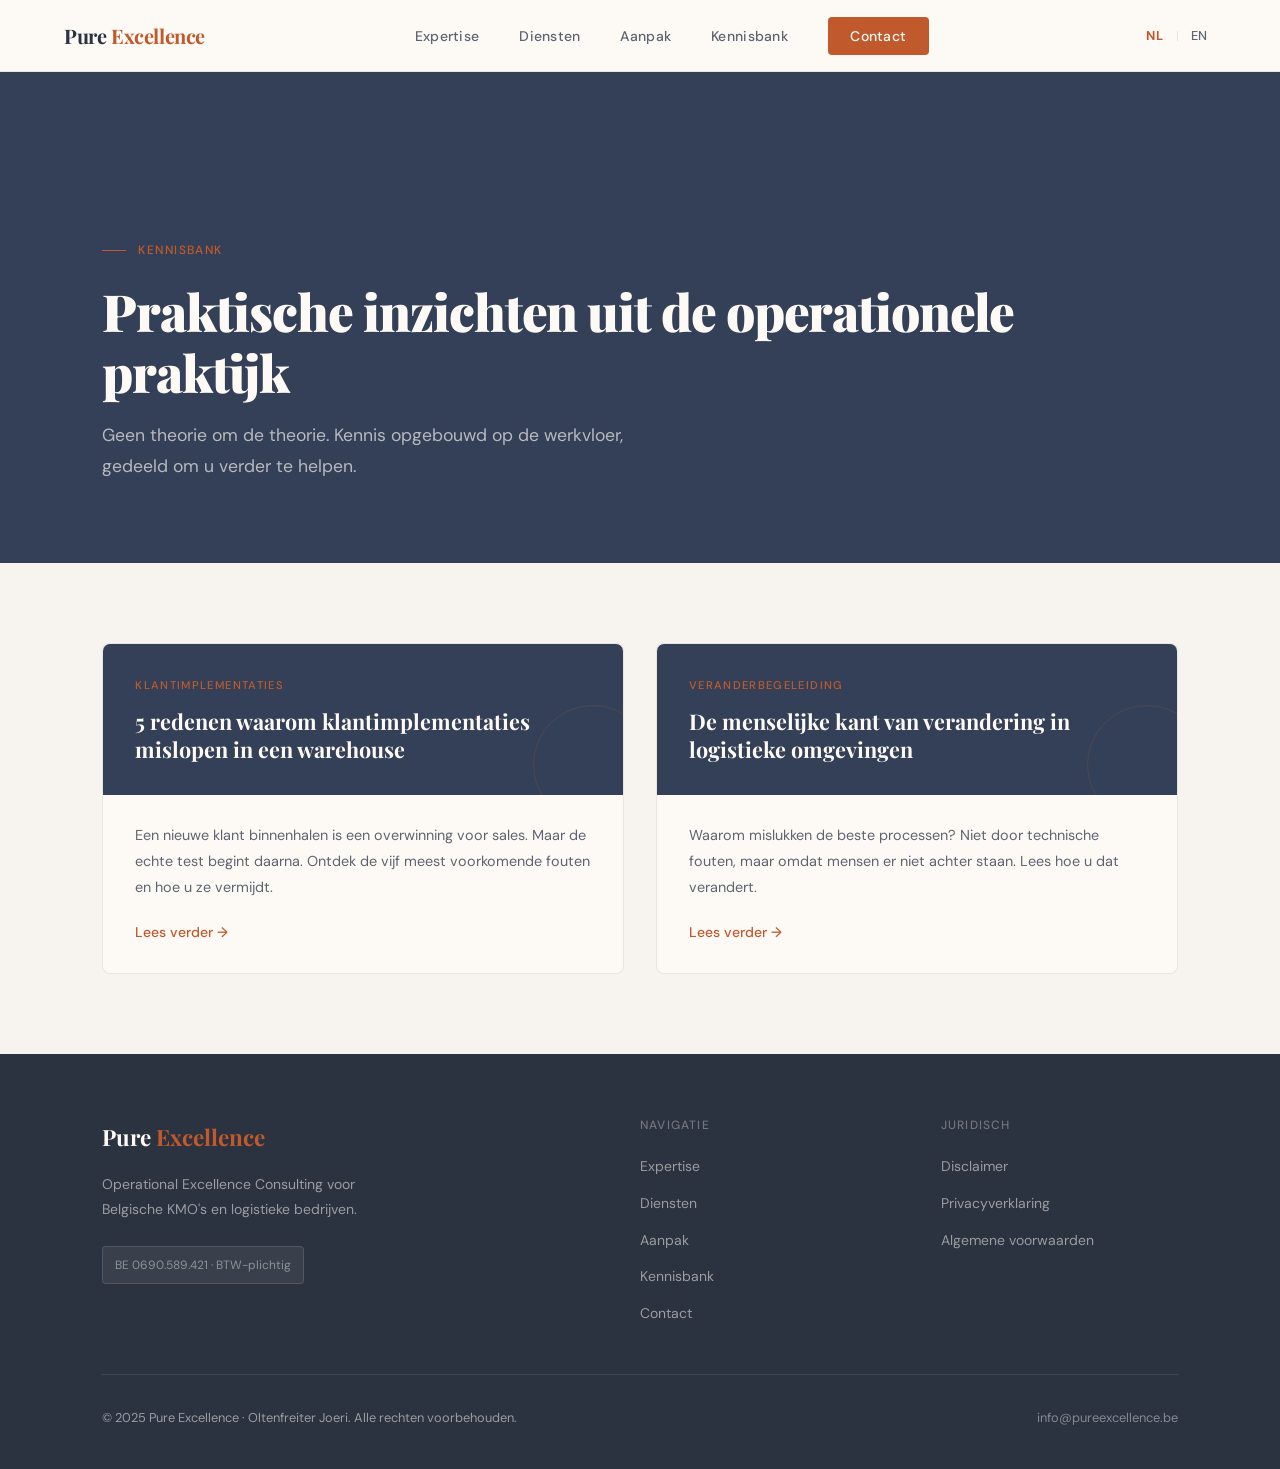
<file: kennisbank.html>
<!DOCTYPE html>
<html lang="nl" prefix="og: https://ogp.me/ns#">
<head>
  <meta charset="UTF-8">
  <meta name="viewport" content="width=device-width, initial-scale=1.0">
  <title>Kennisbank | Pure Excellence – Operational Excellence Consulting</title>
  <meta name="description" content="Praktische inzichten over operational excellence, klantimplementaties en veranderbegeleiding in logistieke omgevingen. Door Pure Excellence.">
  <meta name="robots" content="index, follow">
  <link rel="canonical" href="https://www.pureexcellence.be/kennisbank">
  <link rel="alternate" hreflang="nl-BE" href="https://www.pureexcellence.be/kennisbank">
  <link rel="alternate" hreflang="en-BE" href="https://www.pureexcellence.be/kennisbank?lang=en">
  <meta property="og:title" content="Kennisbank | Pure Excellence">
  <meta property="og:description" content="Praktische inzichten over operational excellence, klantimplementaties en veranderbegeleiding.">
  <meta property="og:url" content="https://www.pureexcellence.be/kennisbank">
  <meta property="og:type" content="website">
  <link rel="preconnect" href="https://fonts.googleapis.com">
  <link rel="preconnect" href="https://fonts.gstatic.com" crossorigin>
  <link rel="preload" href="https://fonts.googleapis.com/css2?family=Playfair+Display:wght@700;900&family=DM+Sans:wght@400;500&display=swap" as="style" onload="this.onload=null;this.rel='stylesheet'">
  <noscript><link href="https://fonts.googleapis.com/css2?family=Playfair+Display:wght@700;900&family=DM+Sans:wght@400;500&display=swap" rel="stylesheet"></noscript>
  <link rel="stylesheet" href="public/css/main.css">
  <style>
    .lang-switch{display:flex;align-items:center;gap:.25rem}
    .lang-btn{background:none;border:none;cursor:pointer;font-family:'DM Sans',sans-serif;font-size:.8rem;font-weight:500;color:var(--gray);padding:.3rem .5rem;border-radius:3px;transition:all var(--tr);letter-spacing:.05em}
    .lang-btn.active{color:var(--orange);font-weight:700}
    .lang-btn:hover{color:var(--dark)}
    .lang-sep{color:var(--border);font-size:.8rem}
    .kb-hero{background:var(--dark-2);padding:10rem 8vw 5rem;margin-top:72px}
    .kb-hero h1{font-size:clamp(2.5rem,4vw,3.5rem);color:var(--white);font-weight:900;letter-spacing:-0.02em;margin-bottom:1rem}
    .kb-hero p{color:rgba(253,250,246,0.65);font-size:1.1rem;max-width:560px;line-height:1.8}
    .kb-grid{display:grid;grid-template-columns:repeat(auto-fit,minmax(340px,1fr));gap:2rem;padding:5rem 8vw;background:var(--gray-light)}
    .kb-card{background:var(--white);border:1px solid var(--border);border-radius:8px;overflow:hidden;transition:box-shadow var(--tr),transform var(--tr);text-decoration:none;display:flex;flex-direction:column}
    .kb-card:hover{box-shadow:0 8px 32px rgba(43,50,64,0.12);transform:translateY(-2px)}
    .kb-card-top{background:var(--dark-2);padding:2rem;position:relative;overflow:hidden}
    .kb-card-top::before{content:'';position:absolute;bottom:-30px;right:-30px;width:120px;height:120px;border:1px solid rgba(192,90,45,0.2);border-radius:50%}
    .kb-card-cat{font-size:.7rem;font-weight:500;letter-spacing:.12em;text-transform:uppercase;color:var(--orange);margin-bottom:.75rem;display:block}
    .kb-card-title{font-family:'Playfair Display',serif;font-size:1.35rem;font-weight:700;color:var(--white);line-height:1.3}
    .kb-card-body{padding:1.75rem 2rem;flex:1;display:flex;flex-direction:column}
    .kb-card-excerpt{font-size:.9rem;color:var(--gray);line-height:1.8;flex:1;margin-bottom:1.25rem}
    .kb-card-link{font-size:.875rem;font-weight:500;color:var(--orange);display:inline-flex;align-items:center;gap:.4rem}
    .kb-back{display:inline-flex;align-items:center;gap:.5rem;color:var(--gray);font-size:.875rem;text-decoration:none;margin-bottom:2rem;transition:color var(--tr)}
    .kb-back:hover{color:var(--orange)}
    .article-wrap{max-width:780px;margin:0 auto;padding:5rem 8vw 6rem}
    .article-wrap h1{font-size:clamp(2rem,4vw,3rem);font-weight:900;color:var(--dark);letter-spacing:-0.02em;margin-bottom:1.5rem;line-height:1.15}
    .article-wrap h2{font-size:1.4rem;font-weight:700;color:var(--dark);margin:2.5rem 0 .75rem}
    .article-wrap p{font-size:1rem;color:var(--gray);line-height:1.9;margin-bottom:1.25rem}
    .article-wrap strong{color:var(--dark);font-weight:600}
    .article-wrap hr{border:none;border-top:1px solid var(--border);margin:2.5rem 0}
    .article-meta{font-size:.8rem;color:var(--gray);letter-spacing:.05em;text-transform:uppercase;margin-bottom:2rem;display:flex;align-items:center;gap:1rem}
    .article-meta span{display:inline-flex;align-items:center;gap:.35rem}
    .article-cta{background:var(--orange-light);border:1px solid rgba(192,90,45,0.2);border-radius:8px;padding:2rem;margin-top:3rem;text-align:center}
    .article-cta p{color:var(--dark);font-weight:500;font-size:1.05rem;margin-bottom:1rem}
    .article-cta a{display:inline-flex;align-items:center;gap:.5rem;background:var(--orange);color:var(--white);padding:.85rem 2rem;border-radius:4px;font-weight:500;text-decoration:none;transition:background var(--tr)}
    .article-cta a:hover{background:var(--orange-dark)}
    @media(max-width:900px){.nav-links{display:none}.nav-hamburger{display:flex}.kb-hero{padding:8rem 5vw 3rem}.kb-grid{padding:3rem 5vw}.article-wrap{padding:3rem 5vw 4rem}}
  </style>
</head>
<body>

<a class="skip-link" href="#kb-content">Naar hoofdinhoud</a>

<nav id="navbar" role="navigation" aria-label="Hoofdnavigatie">
  <a href="/" class="nav-logo">Pure <span>Excellence</span></a>
  <ul class="nav-links">
    <li><a href="/#expertise" data-nl="Expertise" data-en="Expertise">Expertise</a></li>
    <li><a href="/#services" data-nl="Diensten" data-en="Services">Diensten</a></li>
    <li><a href="/#approach" data-nl="Aanpak" data-en="Approach">Aanpak</a></li>
    <li><a href="kennisbank" data-nl="Kennisbank" data-en="Knowledge">Kennisbank</a></li>
    <li><a href="/#contact" class="nav-cta" data-nl="Contact" data-en="Contact">Contact</a></li>
  </ul>
  <div style="display:flex;align-items:center;gap:1rem;">
    <div class="lang-switch">
      <button class="lang-btn active" id="btn-nl" onclick="setLang('nl')">NL</button>
      <span class="lang-sep">|</span>
      <button class="lang-btn" id="btn-en" onclick="setLang('en')">EN</button>
    </div>
    <div class="nav-hamburger" onclick="toggleM()"><span></span><span></span><span></span></div>
  </div>
</nav>

<div class="mmenu" id="mm">
  <a href="/#expertise" onclick="closeM()">Expertise</a>
  <a href="/#services" onclick="closeM()">Diensten</a>
  <a href="/#approach" onclick="closeM()">Aanpak</a>
  <a href="kennisbank" onclick="closeM()">Kennisbank</a>
  <a href="/#contact" onclick="closeM()">Contact</a>
</div>

<!-- KENNISBANK INDEX -->
<div id="kb-index">
  <div class="kb-hero">
    <div class="eyebrow" data-nl="Kennisbank" data-en="Knowledge base">Kennisbank</div>
    <h1 data-nl="Praktische inzichten uit de operationele praktijk" data-en="Practical insights from operational practice">Praktische inzichten uit de operationele praktijk</h1>
    <p data-nl="Geen theorie om de theorie. Kennis opgebouwd op de werkvloer, gedeeld om u verder te helpen." data-en="No theory for theory's sake. Knowledge built on the shop floor, shared to help you move forward.">Geen theorie om de theorie. Kennis opgebouwd op de werkvloer, gedeeld om u verder te helpen.</p>
  </div>
  <div class="kb-grid" id="kb-content">
    <a class="kb-card" href="#" onclick="showArticle('art1');return false;">
      <div class="kb-card-top">
        <span class="kb-card-cat" data-nl="Klantimplementaties" data-en="Client implementations">Klantimplementaties</span>
        <div class="kb-card-title" data-nl="5 redenen waarom klantimplementaties mislopen in een warehouse" data-en="5 reasons why client implementations fail in a warehouse">5 redenen waarom klantimplementaties mislopen in een warehouse</div>
      </div>
      <div class="kb-card-body">
        <p class="kb-card-excerpt" data-nl="Een nieuwe klant binnenhalen is een overwinning voor sales. Maar de echte test begint daarna. Ontdek de vijf meest voorkomende fouten en hoe u ze vermijdt." data-en="Winning a new client is a victory for sales. But the real test begins afterwards. Discover the five most common mistakes and how to avoid them.">Een nieuwe klant binnenhalen is een overwinning voor sales. Maar de echte test begint daarna. Ontdek de vijf meest voorkomende fouten en hoe u ze vermijdt.</p>
        <span class="kb-card-link" data-nl="Lees verder →" data-en="Read more →">Lees verder →</span>
      </div>
    </a>
    <a class="kb-card" href="#" onclick="showArticle('art2');return false;">
      <div class="kb-card-top">
        <span class="kb-card-cat" data-nl="Veranderbegeleiding" data-en="Change management">Veranderbegeleiding</span>
        <div class="kb-card-title" data-nl="De menselijke kant van verandering in logistieke omgevingen" data-en="The human side of change in logistics environments">De menselijke kant van verandering in logistieke omgevingen</div>
      </div>
      <div class="kb-card-body">
        <p class="kb-card-excerpt" data-nl="Waarom mislukken de beste processen? Niet door technische fouten, maar omdat mensen er niet achter staan. Lees hoe u dat verandert." data-en="Why do the best processes fail? Not because of technical errors, but because people do not believe in them. Read how to change that.">Waarom mislukken de beste processen? Niet door technische fouten, maar omdat mensen er niet achter staan. Lees hoe u dat verandert.</p>
        <span class="kb-card-link" data-nl="Lees verder →" data-en="Read more →">Lees verder →</span>
      </div>
    </a>
  </div>
</div>

<!-- ARTIKEL 1 -->
<div id="art1" style="display:none;">
  <div class="article-wrap">
    <a class="kb-back" href="#" onclick="showIndex();return false;">← <span data-nl="Terug naar kennisbank" data-en="Back to knowledge base">Terug naar kennisbank</span></a>
    <div class="article-meta">
      <span data-nl="Klantimplementaties" data-en="Client implementations">Klantimplementaties</span>
      <span>·</span>
      <span>Pure Excellence</span>
    </div>
    <h1 data-nl="5 redenen waarom klantimplementaties mislopen in een warehouse" data-en="5 reasons why client implementations fail in a warehouse">5 redenen waarom klantimplementaties mislopen in een warehouse</h1>

    <p data-nl="Een nieuwe klant binnenhalen is een overwinning voor sales. Maar de echte test begint daarna. In de operationele wereld weten we dat een klantimplementatie zelden zo vlot verloopt als gepland. Deadlines schuiven op, medewerkers zijn niet voorbereid, systemen communiceren niet met elkaar en de eerste leveringen lopen al fout voor er ook maar één pallet de deur uit is." data-en="Winning a new client is a victory for sales. But the real test begins afterwards. In the operational world, we know that a client implementation rarely runs as smoothly as planned. Deadlines shift, employees are unprepared, systems do not communicate with each other, and the first deliveries already go wrong before a single pallet has left the building.">Een nieuwe klant binnenhalen is een overwinning voor sales. Maar de echte test begint daarna. In de operationele wereld weten we dat een klantimplementatie zelden zo vlot verloopt als gepland. Deadlines schuiven op, medewerkers zijn niet voorbereid, systemen communiceren niet met elkaar en de eerste leveringen lopen al fout voor er ook maar één pallet de deur uit is.</p>

    <p data-nl="Dat is geen toeval. Het zijn structurele fouten die keer op keer terugkeren. En ze zijn vermijdbaar." data-en="That is not a coincidence. These are structural mistakes that recur time and again. And they are avoidable.">Dat is geen toeval. Het zijn structurele fouten die keer op keer terugkeren. En ze zijn vermijdbaar.</p>

    <hr>

    <h2 data-nl="1. De operationele voorbereiding start te laat" data-en="1. Operational preparation starts too late">1. De operationele voorbereiding start te laat</h2>
    <p data-nl="Sales sluit het contract. Daarna duurt het soms weken voordat operations ook maar weet dat er een nieuwe klant aankomt. Tegen dan is de go-live al vastgelegd en is er nauwelijks tijd om correct voor te bereiden." data-en="Sales closes the contract. Then it sometimes takes weeks before operations even knows a new client is coming. By that time, the go-live date is already set and there is barely enough time to prepare properly.">Sales sluit het contract. Daarna duurt het soms weken voordat operations ook maar weet dat er een nieuwe klant aankomt. Tegen dan is de go-live al vastgelegd en is er nauwelijks tijd om correct voor te bereiden.</p>
    <p data-nl="Een klantimplementatie is geen project van twee weken. Het vraagt werkprocedures, werkinstructies, veiligheidsafspraken, systeeminstellingen, onboarding van medewerkers en een gedetailleerd plan per afdeling. Wie te laat begint, improviseert. En improvisatie kost tijd, geld en geloofwaardigheid." data-en="A client implementation is not a two-week project. It requires work procedures, work instructions, safety agreements, system settings, employee onboarding and a detailed plan for each department. Those who start too late are forced to improvise. And improvisation costs time, money and credibility.">Een klantimplementatie is geen project van twee weken. Het vraagt werkprocedures, werkinstructies, veiligheidsafspraken, systeeminstellingen, onboarding van medewerkers en een gedetailleerd plan per afdeling. Wie te laat begint, improviseert. En improvisatie kost tijd, geld en geloofwaardigheid.</p>
    <p><strong data-nl="Wat u kunt doen:" data-en="What you can do:">Wat u kunt doen:</strong> <span data-nl="Stel een minimale voorbereidingstermijn in als interne regel. Geen go-live zonder minstens vier tot zes weken operationele voorbereidingstijd. Betrek operations van bij het eerste commerciële gesprek." data-en="Set a minimum preparation period as an internal rule. No go-live without at least four to six weeks of operational preparation time. Involve operations from the very first commercial conversation.">Stel een minimale voorbereidingstermijn in als interne regel. Geen go-live zonder minstens vier tot zes weken operationele voorbereidingstijd. Betrek operations van bij het eerste commerciële gesprek.</span></p>

    <h2 data-nl="2. Documentatie wordt als bijzaak behandeld" data-en="2. Documentation is treated as an afterthought">2. Documentatie wordt als bijzaak behandeld</h2>
    <p data-nl="Werkinstructies worden snel opgesteld, in een taal die niet iedereen begrijpt, zonder visuele ondersteuning en zonder te worden getest op de vloer. Of ze worden helemaal niet opgesteld en vervangen door mondelinge uitleg die na twee weken niemand meer herinnert." data-en="Work instructions are drafted quickly, in language not everyone understands, without visual support and without being tested on the floor. Or they are not drafted at all and replaced by verbal explanations that nobody remembers two weeks later.">Werkinstructies worden snel opgesteld, in een taal die niet iedereen begrijpt, zonder visuele ondersteuning en zonder te worden getest op de vloer. Of ze worden helemaal niet opgesteld en vervangen door mondelinge uitleg die na twee weken niemand meer herinnert.</p>
    <p data-nl="Documentatie is niet administratief werk. Het is het fundament waarop uw operatie draait. Een medewerker die niet weet hoe hij een product moet verwerken, maakt fouten. Fouten kosten u geld en kosten u het vertrouwen van uw klant." data-en="Documentation is not administrative work. It is the foundation on which your operation runs. An employee who does not know how to process a product makes mistakes. Mistakes cost you money and cost you the trust of your client.">Documentatie is niet administratief werk. Het is het fundament waarop uw operatie draait. Een medewerker die niet weet hoe hij een product moet verwerken, maakt fouten. Fouten kosten u geld en kosten u het vertrouwen van uw klant.</p>
    <p><strong data-nl="Wat u kunt doen:" data-en="What you can do:">Wat u kunt doen:</strong> <span data-nl="Investeer in duidelijke, visuele werkinstructies die op de vloer worden getest met de mensen die ze moeten uitvoeren. Eenvoudige taal, duidelijke afbeeldingen, stap voor stap. Laat een medewerker de instructie volgen zonder uitleg: als dat lukt, is ze goed." data-en="Invest in clear, visual work instructions that are tested on the floor with the people who will use them. Simple language, clear images, step by step. Have an employee follow the instruction without any explanation: if that works, the instruction is good.">Investeer in duidelijke, visuele werkinstructies die op de vloer worden getest met de mensen die ze moeten uitvoeren. Eenvoudige taal, duidelijke afbeeldingen, stap voor stap. Laat een medewerker de instructie volgen zonder uitleg: als dat lukt, is ze goed.</span></p>

    <h2 data-nl="3. Medewerkers worden geïnformeerd, niet opgeleid" data-en="3. Employees are informed, not trained">3. Medewerkers worden geïnformeerd, niet opgeleid</h2>
    <p data-nl="Er is een verschil tussen iemand vertellen wat er gaat veranderen en iemand begeleiden zodat hij die verandering ook kan uitvoeren. In de praktijk krijgen medewerkers een korte briefing, een stapel papier en de boodschap dat de nieuwe klant volgende maandag start." data-en="There is a difference between telling someone what is going to change and guiding them so they can actually execute that change. In practice, employees receive a short briefing, a stack of papers and the message that the new client starts on Monday.">Er is een verschil tussen iemand vertellen wat er gaat veranderen en iemand begeleiden zodat hij die verandering ook kan uitvoeren. In de praktijk krijgen medewerkers een korte briefing, een stapel papier en de boodschap dat de nieuwe klant volgende maandag start.</p>
    <p><strong data-nl="Wat u kunt doen:" data-en="What you can do:">Wat u kunt doen:</strong> <span data-nl="Plan een gestructureerde onboarding op de vloer, met ruimte voor vragen en oefening. Wijs een aanspreekpunt aan voor de eerste weken. Evalueer na één week en stuur bij waar nodig." data-en="Plan a structured onboarding on the floor, with room for questions and practice. Assign a point of contact for the first few weeks. Evaluate after one week and adjust where necessary.">Plan een gestructureerde onboarding op de vloer, met ruimte voor vragen en oefening. Wijs een aanspreekpunt aan voor de eerste weken. Evalueer na één week en stuur bij waar nodig.</span></p>

    <h2 data-nl="4. Systemen zijn niet klaar op de startdatum" data-en="4. Systems are not ready on the start date">4. Systemen zijn niet klaar op de startdatum</h2>
    <p data-nl="EDI-koppelingen, artikelcodes, labels, scanlogica, WMS-instellingen: de technische integratie van een nieuwe klant is complex en vraagt tijd. Toch wordt dit in veel implementaties tot het laatste moment uitgesteld, met als gevolg dat medewerkers op dag één handmatig moeten werken of processen omzeilen." data-en="EDI connections, article codes, labels, scan logic, WMS settings: the technical integration of a new client is complex and takes time. Yet in many implementations this is left until the last moment, resulting in employees having to work manually on day one or bypass processes entirely.">EDI-koppelingen, artikelcodes, labels, scanlogica, WMS-instellingen: de technische integratie van een nieuwe klant is complex en vraagt tijd. Toch wordt dit in veel implementaties tot het laatste moment uitgesteld, met als gevolg dat medewerkers op dag één handmatig moeten werken of processen omzeilen.</p>
    <p><strong data-nl="Wat u kunt doen:" data-en="What you can do:">Wat u kunt doen:</strong> <span data-nl="Stel een technische go/no-go checklist op die minstens een week voor de start wordt doorlopen. Systemen moeten getest zijn in een realistische omgeving. Als de technische integratie niet klaar is, verschuift de go-live. Altijd." data-en="Set up a technical go/no-go checklist that is reviewed at least one week before the start date. Systems must be tested in a realistic environment. If the technical integration is not ready, the go-live is postponed. Always.">Stel een technische go/no-go checklist op die minstens een week voor de start wordt doorlopen. Systemen moeten getest zijn in een realistische omgeving. Als de technische integratie niet klaar is, verschuift de go-live. Altijd.</span></p>

    <h2 data-nl="5. Er is geen opvolgstructuur na de go-live" data-en="5. There is no follow-up structure after go-live">5. Er is geen opvolgstructuur na de go-live</h2>
    <p data-nl="De go-live is gehaald. Iedereen ademt op. En dan verdwijnt alle aandacht naar het volgende project. Maar de eerste weken na een go-live zijn de meest kritieke. Processen worden ingeslepen, fouten worden routines en kleine problemen worden grote problemen als niemand ze tijdig opvangt." data-en="The go-live has been achieved. Everyone breathes a sigh of relief. And then all attention shifts to the next project. But the first weeks after a go-live are the most critical. Processes are being established, mistakes become routines and small problems become big problems if nobody picks them up in time.">De go-live is gehaald. Iedereen ademt op. En dan verdwijnt alle aandacht naar het volgende project. Maar de eerste weken na een go-live zijn de meest kritieke. Processen worden ingeslepen, fouten worden routines en kleine problemen worden grote problemen als niemand ze tijdig opvangt.</p>
    <p><strong data-nl="Wat u kunt doen:" data-en="What you can do:">Wat u kunt doen:</strong> <span data-nl="Plan een wekelijkse evaluatie in de eerste vier weken na de go-live. Wie doet wat? Wat loopt goed? Wat loopt niet? Documenteer de bevindingen en stuur bij. Na vier weken hebt u een stabiele operatie en een tevreden klant." data-en="Schedule a weekly evaluation during the first four weeks after go-live. Who does what? What is going well? What is not? Document the findings and adjust accordingly. After four weeks you will have a stable operation and a satisfied client.">Plan een wekelijkse evaluatie in de eerste vier weken na de go-live. Wie doet wat? Wat loopt goed? Wat loopt niet? Documenteer de bevindingen en stuur bij. Na vier weken hebt u een stabiele operatie en een tevreden klant.</span></p>

    <hr>

    <h2 data-nl="Besluit" data-en="Conclusion">Besluit</h2>
    <p data-nl="Een klantimplementatie die goed verloopt is geen geluk. Het is het resultaat van de juiste voorbereiding, duidelijke documentatie, goed opgeleide medewerkers, technische readiness en een gestructureerde opvolging na de start. De vijf fouten hierboven zijn vermijdbaar, maar ze vereisen discipline, tijd en een heldere aanpak van bij het begin." data-en="A client implementation that goes well is not luck. It is the result of proper preparation, clear documentation, well-trained employees, technical readiness and a structured follow-up after the start. The five mistakes above are avoidable, but they require discipline, time and a clear approach from the very beginning.">Een klantimplementatie die goed verloopt is geen geluk. Het is het resultaat van de juiste voorbereiding, duidelijke documentatie, goed opgeleide medewerkers, technische readiness en een gestructureerde opvolging na de start. De vijf fouten hierboven zijn vermijdbaar, maar ze vereisen discipline, tijd en een heldere aanpak van bij het begin.</p>

    <div class="article-cta">
      <p data-nl="Wilt u weten hoe wij uw volgende klantimplementatie aanpakken?" data-en="Would you like to know how we approach your next client implementation?">Wilt u weten hoe wij uw volgende klantimplementatie aanpakken?</p>
      <a href="/#contact" data-nl="Neem contact op →" data-en="Get in touch →">Neem contact op →</a>
    </div>
  </div>
</div>

<!-- ARTIKEL 2 -->
<div id="art2" style="display:none;">
  <div class="article-wrap">
    <a class="kb-back" href="#" onclick="showIndex();return false;">← <span data-nl="Terug naar kennisbank" data-en="Back to knowledge base">Terug naar kennisbank</span></a>
    <div class="article-meta">
      <span data-nl="Veranderbegeleiding" data-en="Change management">Veranderbegeleiding</span>
      <span>·</span>
      <span>Pure Excellence</span>
    </div>
    <h1 data-nl="De menselijke kant van verandering in logistieke omgevingen" data-en="The human side of change in logistics environments">De menselijke kant van verandering in logistieke omgevingen</h1>

    <p data-nl="In operationele omgevingen wordt verandering vaak gemeten in processen, systemen en cijfers. Een nieuwe werkwijze wordt uitgerold, een KPI wordt bijgehouden, een rapport wordt gemaakt. En toch loopt het mis. Niet omdat het proces fout was. Niet omdat het systeem niet werkte. Maar omdat de mensen op de vloer er niet achter stonden." data-en="In operational environments, change is often measured in processes, systems and numbers. A new way of working is rolled out, a KPI is tracked, a report is produced. And yet it goes wrong. Not because the process was flawed. Not because the system did not work. But because the people on the floor did not believe in it.">In operationele omgevingen wordt verandering vaak gemeten in processen, systemen en cijfers. Een nieuwe werkwijze wordt uitgerold, een KPI wordt bijgehouden, een rapport wordt gemaakt. En toch loopt het mis. Niet omdat het proces fout was. Niet omdat het systeem niet werkte. Maar omdat de mensen op de vloer er niet achter stonden.</p>
    <p data-nl="Dit is de realiteit die veel organisaties onderschatten: operationele verandering is in de eerste plaats een menselijk verhaal." data-en="This is the reality that many organisations underestimate: operational change is, first and foremost, a human story.">Dit is de realiteit die veel organisaties onderschatten: operationele verandering is in de eerste plaats een menselijk verhaal.</p>

    <hr>

    <h2 data-nl="Waarom mensen weerstand bieden aan verandering" data-en="Why people resist change">Waarom mensen weerstand bieden aan verandering</h2>
    <p data-nl="Weerstand tegen verandering is geen onwil. Het is een natuurlijke reactie op onzekerheid. Mensen die jarenlang op een bepaalde manier hebben gewerkt, vragen zich terecht af waarom dat nu anders moet. Wat betekent dit voor mij? Kan ik dit? Wat als ik fouten maak?" data-en="Resistance to change is not stubbornness. It is a natural response to uncertainty. People who have worked in a certain way for years rightfully ask themselves why things now need to be different. What does this mean for me? Can I do this? What if I make mistakes?">Weerstand tegen verandering is geen onwil. Het is een natuurlijke reactie op onzekerheid. Mensen die jarenlang op een bepaalde manier hebben gewerkt, vragen zich terecht af waarom dat nu anders moet. Wat betekent dit voor mij? Kan ik dit? Wat als ik fouten maak?</p>
    <p data-nl="Als die vragen niet worden beantwoord, vult de mens ze zelf in. En meestal niet positief. Geruchten ontstaan, angst groeit en de nieuwe werkwijze wordt van bij het begin geassocieerd met iets negatiefs. Dat is geen onwil. Dat is menselijk." data-en="If those questions are not answered, people will answer them themselves. And usually not in a positive way. Rumours spread, anxiety grows and the new way of working becomes associated with something negative from the very start. That is not obstruction. That is human nature.">Als die vragen niet worden beantwoord, vult de mens ze zelf in. En meestal niet positief. Geruchten ontstaan, angst groeit en de nieuwe werkwijze wordt van bij het begin geassocieerd met iets negatiefs. Dat is geen onwil. Dat is menselijk.</p>

    <h2 data-nl="De meest voorkomende fout" data-en="The most common mistake">De meest voorkomende fout</h2>
    <p data-nl="De meest voorkomende fout bij verandertrajecten in logistieke omgevingen is dat communicatie eenrichtingsverkeer is. Management beslist, operations voert uit. De nieuwe werkwijze wordt aangekondigd in een briefing van tien minuten, een procedure wordt uitgedeeld en men verwacht dat alles vlot loopt." data-en="The most frequent mistake in change programmes within logistics environments is that communication is one-directional. Management decides, operations executes. The new way of working is announced in a ten-minute briefing, a procedure is handed out and everyone expects things to run smoothly.">De meest voorkomende fout bij verandertrajecten in logistieke omgevingen is dat communicatie eenrichtingsverkeer is. Management beslist, operations voert uit. De nieuwe werkwijze wordt aangekondigd in een briefing van tien minuten, een procedure wordt uitgedeeld en men verwacht dat alles vlot loopt.</p>
    <p data-nl="Maar mensen worden niet meegenomen in de beslissing. Ze begrijpen de reden niet. Ze voelen zich niet gehoord. En als er problemen zijn, zwijgen ze liever dan dat ze ze melden, want niemand heeft hen het gevoel gegeven dat hun mening telt." data-en="But people are not involved in the decision. They do not understand the reason. They do not feel heard. And when problems arise, they stay silent rather than report them, because nobody has given them the feeling that their opinion matters.">Maar mensen worden niet meegenomen in de beslissing. Ze begrijpen de reden niet. Ze voelen zich niet gehoord. En als er problemen zijn, zwijgen ze liever dan dat ze ze melden, want niemand heeft hen het gevoel gegeven dat hun mening telt.</p>

    <h2 data-nl="Wat wel werkt" data-en="What actually works">Wat wel werkt</h2>
    <p data-nl="Mensen meekrijgen in verandering vraagt geen grote budgetten of ingewikkelde programma's. Het vraagt aandacht, eerlijkheid en respect." data-en="Bringing people along in change does not require large budgets or complicated programmes. It requires attention, honesty and respect.">Mensen meekrijgen in verandering vraagt geen grote budgetten of ingewikkelde programma's. Het vraagt aandacht, eerlijkheid en respect.</p>
    <p><strong data-nl="Leg uit waarom." data-en="Explain why.">Leg uit waarom.</strong> <span data-nl="Niet wat er verandert, maar waarom. Welk probleem lost dit op? Wat wordt er beter voor de klant, het team, de organisatie? Mensen die de reden begrijpen, zijn veel sneller bereid mee te gaan." data-en="Not what is changing, but why. What problem does this solve? What improves for the client, the team, the organisation? People who understand the reason are far more willing to go along.">Niet wat er verandert, maar waarom. Welk probleem lost dit op? Wat wordt er beter voor de klant, het team, de organisatie? Mensen die de reden begrijpen, zijn veel sneller bereid mee te gaan.</span></p>
    <p><strong data-nl="Vraag input voordat u beslist." data-en="Ask for input before you decide.">Vraag input voordat u beslist.</strong> <span data-nl="De mensen op de vloer weten vaak beter dan wie ook wat er niet werkt. Wie hen betrekt bij het zoeken naar oplossingen, creëert betrokkenheid. En betrokkenheid is de motor van draagvlak." data-en="The people on the floor often know better than anyone what is not working. Those who involve them in finding solutions create engagement. And engagement is the engine of buy-in.">De mensen op de vloer weten vaak beter dan wie ook wat er niet werkt. Wie hen betrekt bij het zoeken naar oplossingen, creëert betrokkenheid. En betrokkenheid is de motor van draagvlak.</span></p>
    <p><strong data-nl="Communiceer eerlijk over wat moeilijk zal zijn." data-en="Communicate honestly about what will be difficult.">Communiceer eerlijk over wat moeilijk zal zijn.</strong> <span data-nl="Verandering is zelden makkelijk. Als u dat erkent, bouwt u vertrouwen. Als u alleen de voordelen benoemt en de moeilijkheden verzwijgt, verliezen mensen dat vertrouwen zodra de realiteit anders blijkt." data-en="Change is rarely easy. If you acknowledge that, you build trust. If you only communicate the benefits and conceal the difficulties, people lose that trust the moment reality proves otherwise.">Verandering is zelden makkelijk. Als u dat erkent, bouwt u vertrouwen. Als u alleen de voordelen benoemt en de moeilijkheden verzwijgt, verliezen mensen dat vertrouwen zodra de realiteit anders blijkt.</span></p>
    <p><strong data-nl="Wees aanwezig op de vloer." data-en="Be present on the floor.">Wees aanwezig op de vloer.</strong> <span data-nl="Verandering verankert zich op de werkvloer, niet in een vergaderzaal. Wie zichtbaar is, vragen beantwoordt en naast zijn team staat, geeft het signaal dat dit serieus wordt genomen." data-en="Change takes root on the shop floor, not in a meeting room. Those who are visible, answer questions and stand alongside their team send the signal that this is being taken seriously.">Verandering verankert zich op de werkvloer, niet in een vergaderzaal. Wie zichtbaar is, vragen beantwoordt en naast zijn team staat, geeft het signaal dat dit serieus wordt genomen.</span></p>
    <p><strong data-nl="Geef mensen de tijd om te wennen." data-en="Give people time to adapt.">Geef mensen de tijd om te wennen.</strong> <span data-nl="Nieuwe werkwijzen vragen oefening. Wie fouten bestraft in plaats van ervan te leren, zorgt ervoor dat mensen risicomijdend worden en de nieuwe manier van werken nooit echt omarmen." data-en="New ways of working require practice. Those who punish mistakes rather than learn from them ensure that people become risk-averse and never truly embrace the new way of working.">Nieuwe werkwijzen vragen oefening. Wie fouten bestraft in plaats van ervan te leren, zorgt ervoor dat mensen risicomijdend worden en de nieuwe manier van werken nooit echt omarmen.</span></p>

    <h2 data-nl="De rol van de leidinggevende op de vloer" data-en="The role of the floor manager">De rol van de leidinggevende op de vloer</h2>
    <p data-nl="In logistieke omgevingen is de teamleider of ploegleider de sleutelfiguur in elk verandertraject. Zij zijn de brug tussen management en werkvloer. Als zij niet overtuigd zijn van de verandering, zal hun team dat ook niet zijn. Investeer daarom eerst in hen." data-en="In logistics environments, the team leader or shift leader is the key figure in any change programme. They are the bridge between management and the shop floor. If they are not convinced of the change, their team will not be either. Invest in them first.">In logistieke omgevingen is de teamleider of ploegleider de sleutelfiguur in elk verandertraject. Zij zijn de brug tussen management en werkvloer. Als zij niet overtuigd zijn van de verandering, zal hun team dat ook niet zijn. Investeer daarom eerst in hen.</p>

    <h2 data-nl="Verandering die blijft" data-en="Change that lasts">Verandering die blijft</h2>
    <p data-nl="Duurzame verandering in een operationele omgeving is niet het gevolg van een goede procedure of een strak projectplan. Het is het gevolg van mensen die begrijpen waarom iets verandert, die worden meegenomen in het proces en die het gevoel hebben dat hun stem telt." data-en="Lasting change in an operational environment is not the result of a good procedure or a tight project plan. It is the result of people who understand why something is changing, who are involved in the process and who feel that their voice matters.">Duurzame verandering in een operationele omgeving is niet het gevolg van een goede procedure of een strak projectplan. Het is het gevolg van mensen die begrijpen waarom iets verandert, die worden meegenomen in het proces en die het gevoel hebben dat hun stem telt.</p>
    <p data-nl="Bij Pure Excellence geloven wij dat operationele excellentie begint bij mensen. Niet bij processen, niet bij systemen, maar bij de medewerkers op de vloer die elke dag het verschil maken." data-en="At Pure Excellence, we believe that operational excellence starts with people. Not with processes, not with systems, but with the employees on the floor who make the difference every day.">Bij Pure Excellence geloven wij dat operationele excellentie begint bij mensen. Niet bij processen, niet bij systemen, maar bij de medewerkers op de vloer die elke dag het verschil maken.</p>

    <div class="article-cta">
      <p data-nl="Wilt u weten hoe wij verandering menselijk aanpakken in uw organisatie?" data-en="Would you like to know how we approach change in a human way within your organisation?">Wilt u weten hoe wij verandering menselijk aanpakken in uw organisatie?</p>
      <a href="/#contact" data-nl="Neem contact op →" data-en="Get in touch →">Neem contact op →</a>
    </div>
  </div>
</div>

<footer role="contentinfo">
  <div class="fg-grid">
    <div>
      <div class="fbrand">Pure <span>Excellence</span></div>
      <p class="fdesc" data-nl="Operational Excellence Consulting voor Belgische KMO's en logistieke bedrijven." data-en="Operational Excellence Consulting for Belgian SMEs and logistics companies.">Operational Excellence Consulting voor Belgische KMO's en logistieke bedrijven.</p>
      <div class="fbadge">BE 0690.589.421 · BTW-plichtig</div>
    </div>
    <div class="fcol">
      <h4 data-nl="Navigatie" data-en="Navigation">Navigatie</h4>
      <ul>
        <li><a href="/#expertise" data-nl="Expertise" data-en="Expertise">Expertise</a></li>
        <li><a href="/#services" data-nl="Diensten" data-en="Services">Diensten</a></li>
        <li><a href="/#approach" data-nl="Aanpak" data-en="Approach">Aanpak</a></li>
        <li><a href="kennisbank" data-nl="Kennisbank" data-en="Knowledge base">Kennisbank</a></li>
        <li><a href="/#contact" data-nl="Contact" data-en="Contact">Contact</a></li>
      </ul>
    </div>
    <div class="fcol">
      <h4 data-nl="Juridisch" data-en="Legal">Juridisch</h4>
      <ul>
        <li><a href="/" data-nl="Disclaimer" data-en="Disclaimer">Disclaimer</a></li>
        <li><a href="/" data-nl="Privacyverklaring" data-en="Privacy policy">Privacyverklaring</a></li>
        <li><a href="/" data-nl="Algemene voorwaarden" data-en="Terms and conditions">Algemene voorwaarden</a></li>
      </ul>
    </div>
  </div>
  <div class="fbot">
    <p>© 2025 Pure Excellence · Oltenfreiter Joeri. <span data-nl="Alle rechten voorbehouden." data-en="All rights reserved.">Alle rechten voorbehouden.</span></p>
    <div class="fbot-links"><a href="mailto:info@pureexcellence.be">info@pureexcellence.be</a></div>
  </div>
</footer>

<script>
let currentLang = localStorage.getItem('pe-lang') || 'nl';

function setLang(lang) {
  currentLang = lang;
  localStorage.setItem('pe-lang', lang);
  document.documentElement.lang = lang;
  ['btn-nl','btn-nl-m'].forEach(id => { const el=document.getElementById(id); if(el) el.classList.toggle('active', lang==='nl'); });
  ['btn-en','btn-en-m'].forEach(id => { const el=document.getElementById(id); if(el) el.classList.toggle('active', lang==='en'); });
  document.querySelectorAll('[data-nl]').forEach(el => {
    const val = el.getAttribute('data-' + lang);
    if (val === null) return;
    if (el.tagName === 'OPTION') { el.textContent = val; return; }
    if (el.tagName === 'INPUT' || el.tagName === 'TEXTAREA') return;
    el.innerHTML = val;
  });
}

function showArticle(id) {
  document.getElementById('kb-index').style.display = 'none';
  document.getElementById('art1').style.display = 'none';
  document.getElementById('art2').style.display = 'none';
  document.getElementById(id).style.display = 'block';
  window.scrollTo(0, 0);
}

function showIndex() {
  document.getElementById('kb-index').style.display = 'block';
  document.getElementById('art1').style.display = 'none';
  document.getElementById('art2').style.display = 'none';
  window.scrollTo(0, 0);
}

function toggleM() { document.getElementById('mm').classList.toggle('open'); }
function closeM()  { document.getElementById('mm').classList.remove('open'); }

window.addEventListener('scroll', () => {
  document.getElementById('navbar').classList.toggle('scrolled', window.scrollY > 20);
});

document.addEventListener('DOMContentLoaded', () => { setLang(currentLang); });
</script>
</body>
</html>
</file>
<file: public/css/main.css>
/* ============================================================
   Pure Excellence — Hoofdstijlen
   Versie: 1.0
   ============================================================ */

/* --- Variabelen --- */
:root {
  --orange:       #C05A2D;
  --orange-dark:  #9E4420;
  --orange-light: #F5E6DD;
  --dark:         #2B3240;
  --dark-2:       #344057;
  --gray:         #5E6470;
  --gray-light:   #F7F4EF;
  --white:        #FDFAF6;
  --border:       rgba(43, 50, 64, 0.1);
  --tr:           0.3s cubic-bezier(0.4, 0, 0.2, 1);
}

/* --- Reset --- */
*, *::before, *::after { box-sizing: border-box; margin: 0; padding: 0; }
html { scroll-behavior: smooth; }
body {
  font-family: 'DM Sans', sans-serif;
  font-weight: 400;
  color: var(--dark);
  background: var(--white);
  line-height: 1.7;
  overflow-x: hidden;
}
h1, h2, h3, h4 { font-family: 'Playfair Display', serif; line-height: 1.2; }
img { max-width: 100%; display: block; }
a { color: inherit; }

/* --- Navigatie --- */
nav {
  position: fixed; top: 0; left: 0; right: 0; z-index: 100;
  padding: 0 5vw; height: 72px;
  display: flex; align-items: center; justify-content: space-between;
  background: rgba(253, 250, 246, 0.96);
  backdrop-filter: blur(12px);
  border-bottom: 1px solid var(--border);
  transition: box-shadow var(--tr);
}
nav.scrolled { box-shadow: 0 2px 24px rgba(43, 50, 64, 0.1); }
.nav-logo {
  font-family: 'Playfair Display', serif;
  font-size: 1.25rem; font-weight: 700;
  color: var(--dark); text-decoration: none;
  letter-spacing: -0.02em;
}
.nav-logo span { color: var(--orange); }
.nav-links { display: flex; align-items: center; gap: 2.5rem; list-style: none; }
.nav-links a {
  font-size: 0.875rem; font-weight: 500;
  color: var(--gray); text-decoration: none;
  letter-spacing: 0.02em; transition: color var(--tr);
}
.nav-links a:hover { color: var(--dark); }
.nav-cta {
  background: var(--orange) !important; color: var(--white) !important;
  padding: 0.6rem 1.4rem; border-radius: 4px;
  font-weight: 500 !important; transition: background var(--tr) !important;
}
.nav-cta:hover { background: var(--orange-dark) !important; }
.nav-hamburger { display: none; cursor: pointer; flex-direction: column; gap: 5px; }
.nav-hamburger span { display: block; width: 24px; height: 2px; background: var(--dark); }

/* --- Mobiel menu --- */
.mmenu {
  display: none; position: fixed; top: 72px; left: 0; right: 0; z-index: 99;
  background: var(--white); border-bottom: 1px solid var(--border);
  padding: 1.5rem 2rem; flex-direction: column; gap: 1rem;
}
.mmenu.open { display: flex; }
.mmenu a {
  font-size: 1rem; color: var(--dark); text-decoration: none;
  padding: 0.5rem 0; border-bottom: 1px solid var(--border);
}
.mmenu a:last-child { border-bottom: none; }

/* --- Knoppen --- */
.btn {
  display: inline-flex; align-items: center; gap: 0.5rem;
  padding: 0.9rem 2rem; border-radius: 4px;
  font-weight: 500; font-size: 0.95rem;
  text-decoration: none; border: none; cursor: pointer;
  font-family: 'DM Sans', sans-serif;
  transition: all var(--tr);
}
.btn-primary { background: var(--orange); color: var(--white); }
.btn-primary:hover { background: var(--orange-dark); transform: translateY(-1px); }
.btn-ghost { background: transparent; color: rgba(253,250,246,0.8); border: 1px solid rgba(253,250,246,0.25); }
.btn-ghost:hover { border-color: rgba(253,250,246,0.6); color: var(--white); }

/* --- Secties --- */
section { padding: 7rem 8vw; }
.eyebrow {
  display: inline-flex; align-items: center; gap: 0.75rem;
  font-size: 0.75rem; font-weight: 500;
  letter-spacing: 0.12em; text-transform: uppercase;
  color: var(--orange); margin-bottom: 1.25rem;
}
.eyebrow::before { content: ''; display: block; width: 24px; height: 1px; background: var(--orange); }
.section-title {
  font-size: clamp(2rem, 3.5vw, 3rem); font-weight: 700;
  color: var(--dark); letter-spacing: -0.02em; margin-bottom: 1.25rem;
}
.section-lead { font-size: 1.1rem; color: var(--gray); max-width: 600px; line-height: 1.8; }

/* --- Hero --- */
.hero { min-height: 100vh; display: grid; grid-template-columns: 1fr 1fr; padding-top: 72px; }
.hero-left {
  background: var(--dark-2); display: flex; flex-direction: column;
  justify-content: center; padding: 8vw 6vw 8vw 8vw;
  position: relative; overflow: hidden;
}
.hero-left::before {
  content: ''; position: absolute; bottom: -80px; right: -80px;
  width: 320px; height: 320px;
  border: 1px solid rgba(192,90,45,0.25); border-radius: 50%; pointer-events: none;
}
.hero-left::after {
  content: ''; position: absolute; bottom: -40px; right: -40px;
  width: 200px; height: 200px;
  border: 1px solid rgba(192,90,45,0.18); border-radius: 50%; pointer-events: none;
}
.hero-eyebrow {
  display: inline-flex; align-items: center; gap: 0.75rem;
  font-size: 0.75rem; font-weight: 500;
  letter-spacing: 0.12em; text-transform: uppercase;
  color: var(--orange); margin-bottom: 2rem;
}
.hero-eyebrow::before { content: ''; display: block; width: 32px; height: 1px; background: var(--orange); }
.hero-title {
  font-size: clamp(2.8rem, 5vw, 4.5rem); font-weight: 900;
  color: var(--white); line-height: 1.05;
  margin-bottom: 1.5rem; letter-spacing: -0.02em;
}
.hero-title em { color: var(--orange); font-style: normal; }
.hero-sub {
  font-size: 1.1rem; color: rgba(253,250,246,0.72);
  font-weight: 300; margin-bottom: 3rem; max-width: 420px; line-height: 1.8;
}
.hero-actions { display: flex; gap: 1rem; flex-wrap: wrap; }
.hero-right {
  background: var(--gray-light); display: flex;
  flex-direction: column; justify-content: center; padding: 6vw; gap: 1.5rem;
}
.hero-stat {
  background: var(--white); border: 1px solid var(--border);
  border-radius: 8px; padding: 1.5rem 2rem;
  display: flex; align-items: center; gap: 1.5rem;
  transition: box-shadow var(--tr);
}
.hero-stat:hover { box-shadow: 0 4px 24px rgba(43,50,64,0.1); }
.stat-num {
  font-family: 'Playfair Display', serif; font-size: 2.5rem;
  font-weight: 900; color: var(--orange); line-height: 1; min-width: 80px;
}
.stat-text { font-size: 0.9rem; color: var(--gray); line-height: 1.5; }
.stat-text strong { display: block; color: var(--dark); font-weight: 500; font-size: 1rem; margin-bottom: 0.2rem; }

/* --- Over ons --- */
.about { background: var(--white); }
.about-grid { display: grid; grid-template-columns: 1fr 1fr; gap: 6rem; align-items: center; }
.about-visual {
  position: relative; background: var(--dark-2);
  border-radius: 8px; padding: 3rem; color: var(--white); overflow: hidden;
}
.about-visual::before {
  content: 'PE'; position: absolute; top: -20px; right: -20px;
  font-family: 'Playfair Display', serif; font-size: 8rem; font-weight: 900;
  color: rgba(192,90,45,0.12); line-height: 1; pointer-events: none;
}
.about-role {
  color: var(--orange); font-size: 0.8rem; font-weight: 500;
  letter-spacing: 0.1em; text-transform: uppercase; margin-bottom: 1.25rem;
}
.about-quote {
  font-family: 'Playfair Display', serif; font-size: 1.5rem;
  font-weight: 700; line-height: 1.4; margin-bottom: 2rem; color: var(--white);
}
.tags { display: flex; flex-wrap: wrap; gap: 0.5rem; }
.tag {
  background: rgba(192,90,45,0.14); color: var(--orange);
  padding: 0.35rem 0.85rem; border-radius: 100px; font-size: 0.8rem; font-weight: 500;
}
.about-content p { color: var(--gray); line-height: 1.9; margin-bottom: 1.25rem; }
.highlight {
  border-left: 3px solid var(--orange); padding-left: 1.25rem;
  margin: 2rem 0; font-size: 1.05rem; color: var(--dark);
  font-style: italic; line-height: 1.7;
}

/* --- Expertise --- */
.expertise { background: var(--gray-light); }
.expertise-grid {
  display: grid; grid-template-columns: repeat(auto-fit, minmax(300px, 1fr));
  gap: 1.5rem; margin-top: 3.5rem;
}
.card {
  background: var(--white); border: 1px solid var(--border);
  border-radius: 8px; padding: 2rem;
  transition: box-shadow var(--tr), transform var(--tr);
  position: relative; overflow: hidden;
}
.card::before {
  content: ''; position: absolute; top: 0; left: 0; right: 0; height: 3px;
  background: var(--orange); transform: scaleX(0); transform-origin: left;
  transition: transform var(--tr);
}
.card:hover { box-shadow: 0 8px 32px rgba(43,50,64,0.12); transform: translateY(-2px); }
.card:hover::before { transform: scaleX(1); }
.card-icon {
  width: 48px; height: 48px; background: var(--orange-light);
  border-radius: 8px; display: flex; align-items: center;
  justify-content: center; margin-bottom: 1.25rem; font-size: 1.25rem;
}
.card h3 { font-size: 1.1rem; font-weight: 700; margin-bottom: 0.75rem; color: var(--dark); }
.card p { font-size: 0.9rem; color: var(--gray); line-height: 1.7; margin-bottom: 1rem; }
.card-list { list-style: none; display: flex; flex-direction: column; gap: 0.4rem; }
.card-list li { font-size: 0.85rem; color: var(--gray); display: flex; align-items: flex-start; gap: 0.5rem; }
.card-list li::before { content: '→'; color: var(--orange); font-size: 0.8rem; margin-top: 0.15rem; flex-shrink: 0; }

/* --- Diensten --- */
.services { background: var(--dark-2); }
.services .section-title { color: var(--white); }
.services .section-lead { color: rgba(247,244,239,0.65); }
.services .eyebrow { color: var(--orange); }
.services-grid { display: grid; grid-template-columns: repeat(2, 1fr); gap: 1.5rem; margin-top: 3.5rem; }
.scard {
  background: rgba(253,250,246,0.05); border: 1px solid rgba(253,250,246,0.1);
  border-radius: 8px; padding: 2.5rem;
  transition: background var(--tr), border-color var(--tr);
}
.scard:hover { background: rgba(253,250,246,0.09); border-color: rgba(192,90,45,0.45); }
.scard-num {
  font-family: 'Playfair Display', serif; font-size: 3rem; font-weight: 900;
  color: rgba(192,90,45,0.3); line-height: 1; margin-bottom: 1rem;
}
.scard h3 { font-size: 1.2rem; color: var(--white); margin-bottom: 0.75rem; }
.scard p { font-size: 0.9rem; color: rgba(247,244,239,0.62); line-height: 1.8; margin-bottom: 1.25rem; }
.scard-list { list-style: none; display: flex; flex-direction: column; gap: 0.5rem; }
.scard-list li { font-size: 0.85rem; color: rgba(247,244,239,0.72); display: flex; align-items: flex-start; gap: 0.5rem; }
.scard-list li::before { content: '+'; color: var(--orange); font-weight: 700; flex-shrink: 0; }

/* --- Menselijk aspect --- */
.human { background: var(--orange); }
.human-inner { display: grid; grid-template-columns: 1fr 1fr; gap: 6rem; align-items: center; }
.human h2 {
  font-size: clamp(2rem, 3vw, 2.8rem); font-weight: 900;
  color: var(--white); letter-spacing: -0.02em; margin-bottom: 1.5rem;
}
.human p { color: rgba(253,250,246,0.85); font-size: 1.05rem; line-height: 1.9; margin-bottom: 1.25rem; }
.human p:last-child { margin-bottom: 0; }
.hvalues { display: flex; flex-direction: column; gap: 1.25rem; }
.hvalue {
  background: rgba(253,250,246,0.14); border: 1px solid rgba(253,250,246,0.22);
  border-radius: 8px; padding: 1.25rem 1.5rem; display: flex; gap: 1rem; align-items: flex-start;
}
.hdot { width: 8px; height: 8px; background: var(--white); border-radius: 50%; margin-top: 0.55rem; flex-shrink: 0; }
.hvalue strong { display: block; color: var(--white); font-size: 0.95rem; font-weight: 500; margin-bottom: 0.25rem; }
.hvalue span { color: rgba(253,250,246,0.78); font-size: 0.875rem; line-height: 1.6; }

/* --- Aanpak --- */
.approach { background: var(--white); }
.approach-grid { display: grid; grid-template-columns: 1fr 1fr; gap: 6rem; align-items: start; margin-top: 3.5rem; }
.steps { display: flex; flex-direction: column; }
.step { display: flex; gap: 1.5rem; padding: 2rem 0; border-bottom: 1px solid var(--border); }
.step:last-child { border-bottom: none; }
.step-num { font-family: 'Playfair Display', serif; font-size: 1.5rem; font-weight: 900; color: var(--orange); min-width: 40px; padding-top: 0.1rem; }
.step h4 { font-size: 1rem; font-weight: 700; margin-bottom: 0.4rem; color: var(--dark); }
.step p { font-size: 0.9rem; color: var(--gray); line-height: 1.7; }
.aside { background: var(--gray-light); border-radius: 8px; padding: 3rem; position: sticky; top: 100px; }
.aside h3 { font-size: 1.4rem; margin-bottom: 1.5rem; color: var(--dark); }
.aside-item { display: flex; gap: 1rem; margin-bottom: 1.25rem; }
.aside-item:last-child { margin-bottom: 0; }
.adot { width: 8px; height: 8px; background: var(--orange); border-radius: 50%; margin-top: 0.5rem; flex-shrink: 0; }
.aside-item p { font-size: 0.9rem; color: var(--gray); line-height: 1.7; }
.aside-item strong { color: var(--dark); font-weight: 500; display: block; margin-bottom: 0.2rem; }

/* --- Contact --- */
.contact { background: var(--gray-light); }
.contact-grid { display: grid; grid-template-columns: 1fr 1fr; gap: 5rem; align-items: start; margin-top: 3.5rem; }
.cinfo { display: flex; flex-direction: column; gap: 1.5rem; }
.citem {
  display: flex; align-items: flex-start; gap: 1rem; padding: 1.25rem 1.5rem;
  background: var(--white); border: 1px solid var(--border); border-radius: 8px;
}
.cicon { width: 40px; height: 40px; background: var(--orange-light); border-radius: 6px; display: flex; align-items: center; justify-content: center; font-size: 1rem; flex-shrink: 0; }
.clabel { font-size: 0.75rem; color: var(--gray); letter-spacing: 0.05em; text-transform: uppercase; font-weight: 500; margin-bottom: 0.25rem; }
.cval { font-size: 0.95rem; color: var(--dark); font-weight: 500; }
.cval a { color: var(--orange); text-decoration: none; }
.cval a:hover { text-decoration: underline; }
.cpromise { background: var(--dark-2); border-radius: 8px; padding: 1.5rem 2rem; color: rgba(247,244,239,0.75); font-size: 0.9rem; line-height: 1.7; font-style: italic; }
.cpromise strong { color: var(--white); font-style: normal; display: block; margin-bottom: 0.4rem; font-size: 0.95rem; }
.cform { background: var(--white); border: 1px solid var(--border); border-radius: 8px; padding: 2.5rem; }
.cform h3 { font-size: 1.3rem; margin-bottom: 0.5rem; color: var(--dark); }
.cform-sub { font-size: 0.9rem; color: var(--gray); margin-bottom: 1.75rem; line-height: 1.6; }
.fg { margin-bottom: 1.25rem; }
.fr { display: grid; grid-template-columns: 1fr 1fr; gap: 1rem; margin-bottom: 1.25rem; }
label { display: block; font-size: 0.8rem; font-weight: 500; color: var(--gray); margin-bottom: 0.4rem; letter-spacing: 0.03em; }
input, textarea, select {
  width: 100%; padding: 0.75rem 1rem;
  border: 1px solid var(--border); border-radius: 4px;
  font-family: 'DM Sans', sans-serif; font-size: 0.9rem;
  color: var(--dark); background: var(--white);
  transition: border-color var(--tr); outline: none;
}
input:focus, textarea:focus, select:focus { border-color: var(--orange); }
textarea { min-height: 130px; resize: vertical; }
select { cursor: pointer; }
.fconsent { display: flex; align-items: flex-start; gap: 0.75rem; margin-bottom: 1.5rem; }
.fconsent input { width: auto; margin-top: 0.2rem; }
.fconsent label { font-size: 0.8rem; color: var(--gray); margin-bottom: 0; }
.fconsent a { color: var(--orange); }
.fok { display: none; background: #EAF7F0; border: 1px solid #A8D5BC; border-radius: 4px; padding: 1rem 1.25rem; color: #1A6B3C; font-size: 0.9rem; margin-top: 1rem; }
.ferr { display: none; background: #FEF2F2; border: 1px solid #FECACA; border-radius: 4px; padding: 1rem 1.25rem; color: #991B1B; font-size: 0.9rem; margin-top: 1rem; }

/* --- Footer --- */
footer { background: var(--dark); color: rgba(247,244,239,0.55); padding: 4rem 8vw 2.5rem; }
.fg-grid { display: grid; grid-template-columns: 2fr 1fr 1fr; gap: 4rem; padding-bottom: 3rem; border-bottom: 1px solid rgba(247,244,239,0.1); margin-bottom: 2rem; }
.fbrand { font-family: 'Playfair Display', serif; font-size: 1.4rem; font-weight: 700; color: var(--white); margin-bottom: 1rem; }
.fbrand span { color: var(--orange); }
.fdesc { font-size: 0.875rem; line-height: 1.8; max-width: 280px; margin-bottom: 1.5rem; }
.fbadge { display: inline-flex; align-items: center; background: rgba(247,244,239,0.07); border: 1px solid rgba(247,244,239,0.12); border-radius: 4px; padding: 0.5rem 0.75rem; font-size: 0.75rem; color: rgba(247,244,239,0.45); }
.fcol h4 { font-family: 'DM Sans', sans-serif; font-size: 0.75rem; font-weight: 500; letter-spacing: 0.1em; text-transform: uppercase; color: rgba(247,244,239,0.35); margin-bottom: 1.25rem; }
.fcol ul { list-style: none; display: flex; flex-direction: column; gap: 0.6rem; }
.fcol ul li a { font-size: 0.875rem; color: rgba(247,244,239,0.55); text-decoration: none; transition: color var(--tr); }
.fcol ul li a:hover { color: var(--white); }
.fbot { display: flex; justify-content: space-between; align-items: center; flex-wrap: wrap; gap: 1rem; }
.fbot p { font-size: 0.8rem; }
.fbot-links { display: flex; gap: 1.5rem; }
.fbot-links a { font-size: 0.8rem; color: rgba(247,244,239,0.45); text-decoration: none; transition: color var(--tr); }
.fbot-links a:hover { color: var(--white); }

/* --- Legale pagina's --- */
.legal-page { padding: 10rem 8vw 6rem; max-width: 800px; display: none; }
.legal-page.active { display: block; }
.legal-page h1 { font-size: 2.5rem; margin-bottom: 2rem; color: var(--dark); }
.legal-page h2 { font-size: 1.2rem; margin: 2rem 0 0.75rem; color: var(--dark); }
.legal-page p, .legal-page li { font-size: 0.95rem; color: var(--gray); line-height: 1.8; margin-bottom: 0.75rem; }
.legal-page ul { padding-left: 1.5rem; }
.legal-page a { color: var(--orange); }

/* --- Paginanavigatie --- */
#main { display: block; }
#main.hidden { display: none; }

/* --- Animaties --- */
.fade-up { opacity: 0; transform: translateY(20px); transition: opacity 0.6s ease, transform 0.6s ease; }
.fade-up.visible { opacity: 1; transform: translateY(0); }

/* --- Responsive --- */
@media (max-width: 900px) {
  .hero { grid-template-columns: 1fr; }
  .hero-right { padding: 3rem 2rem; }
  .about-grid, .contact-grid, .services-grid, .approach-grid, .human-inner { grid-template-columns: 1fr; gap: 2.5rem; }
  .fg-grid { grid-template-columns: 1fr; gap: 2rem; }
  .nav-links { display: none; }
  .nav-hamburger { display: flex; }
  .fr { grid-template-columns: 1fr; }
  section { padding: 4rem 5vw; }
  .hero-left { padding: 4rem 5vw; }
}

/* --- FAQ --- */
.faq { background: var(--white); }
.faq-grid { display: flex; flex-direction: column; gap: 0; margin-top: 3.5rem; max-width: 800px; }
.faq-item {
  border-bottom: 1px solid var(--border);
  padding: 0;
}
.faq-item:first-child { border-top: 1px solid var(--border); }
.faq-item summary {
  font-size: 1rem; font-weight: 500; color: var(--dark);
  padding: 1.5rem 0; cursor: pointer;
  display: flex; justify-content: space-between; align-items: center;
  list-style: none; gap: 1rem;
  transition: color var(--tr);
}
.faq-item summary::-webkit-details-marker { display: none; }
.faq-item summary::after {
  content: '+'; color: var(--orange); font-size: 1.5rem;
  font-weight: 300; line-height: 1; flex-shrink: 0;
  transition: transform var(--tr);
}
.faq-item[open] summary::after { transform: rotate(45deg); }
.faq-item[open] summary { color: var(--orange); }
.faq-item p {
  font-size: 0.95rem; color: var(--gray); line-height: 1.8;
  padding-bottom: 1.5rem; max-width: 680px;
}

/* --- Skip link (toegankelijkheid) --- */
.skip-link {
  position: absolute; top: -100px; left: 1rem;
  background: var(--orange); color: var(--white);
  padding: 0.75rem 1.25rem; border-radius: 4px;
  font-weight: 500; text-decoration: none; z-index: 9999;
  transition: top 0.2s;
}
.skip-link:focus { top: 1rem; }
</file>
